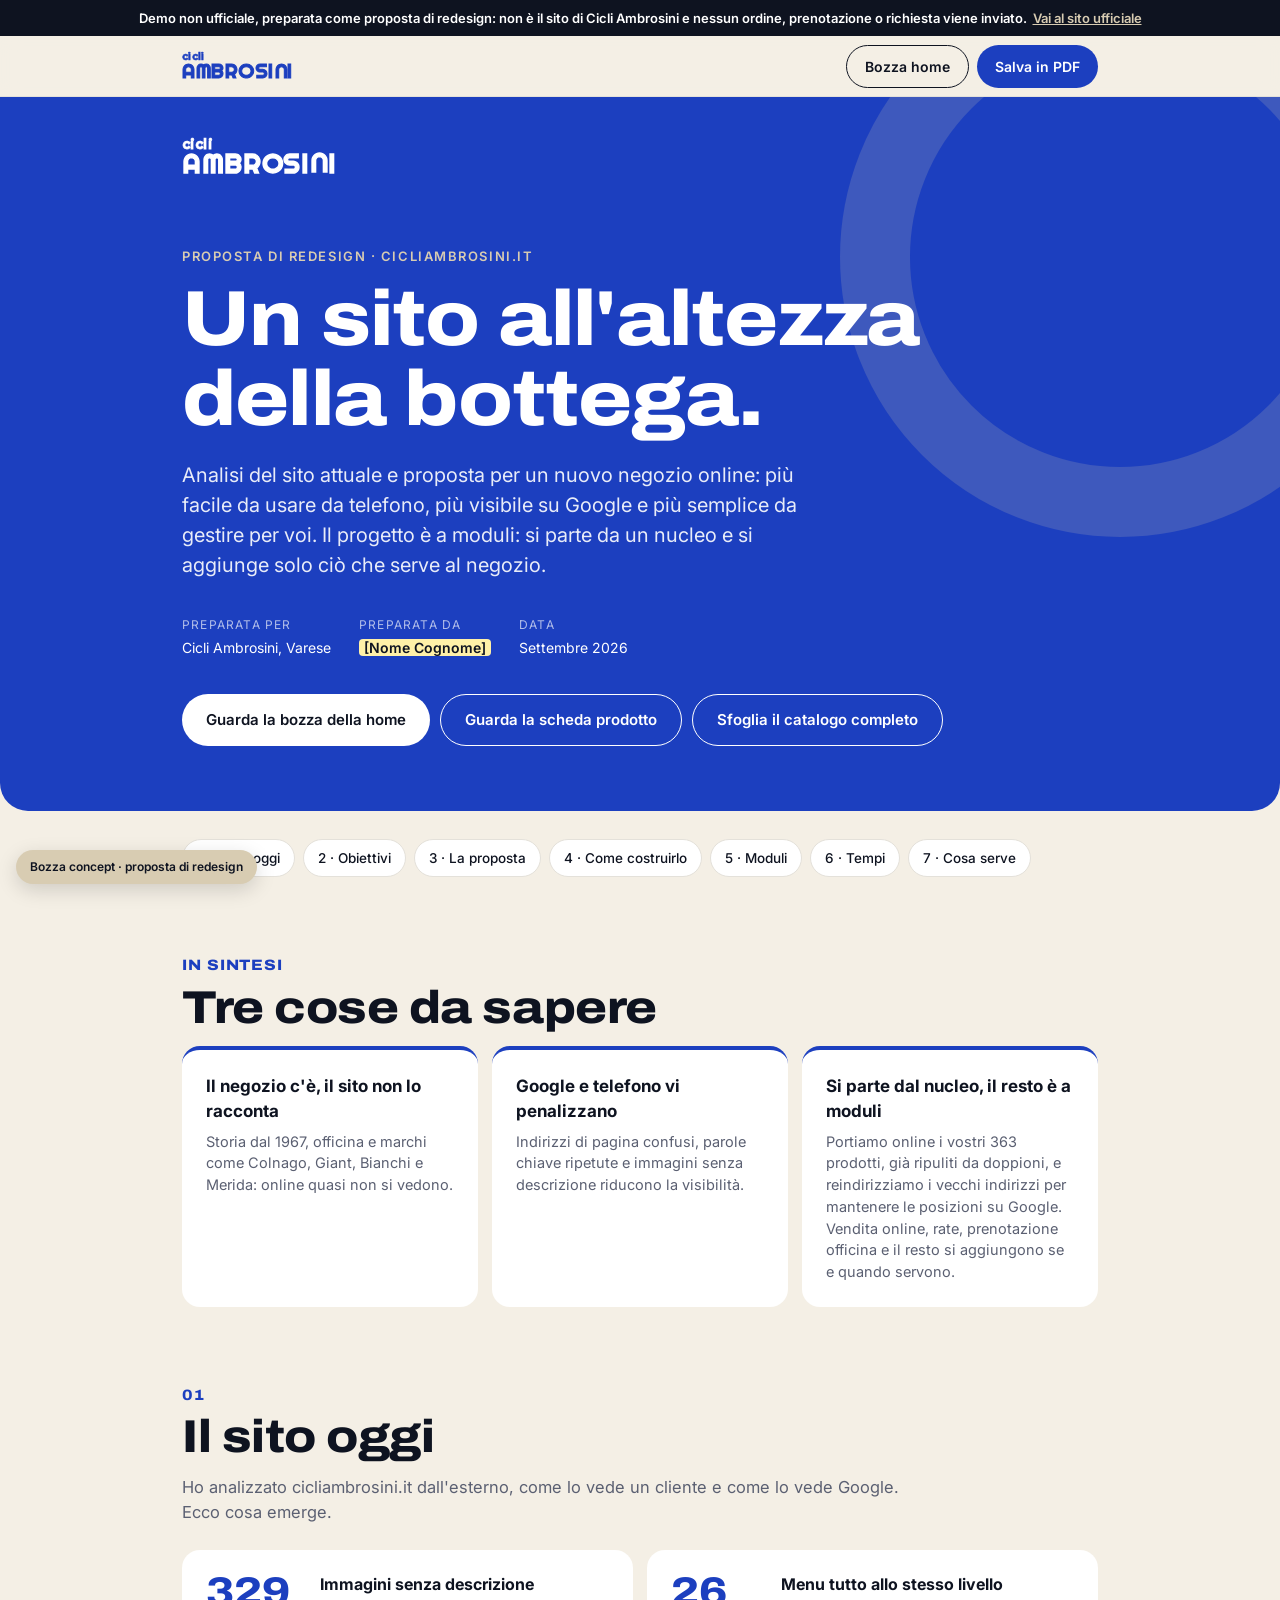
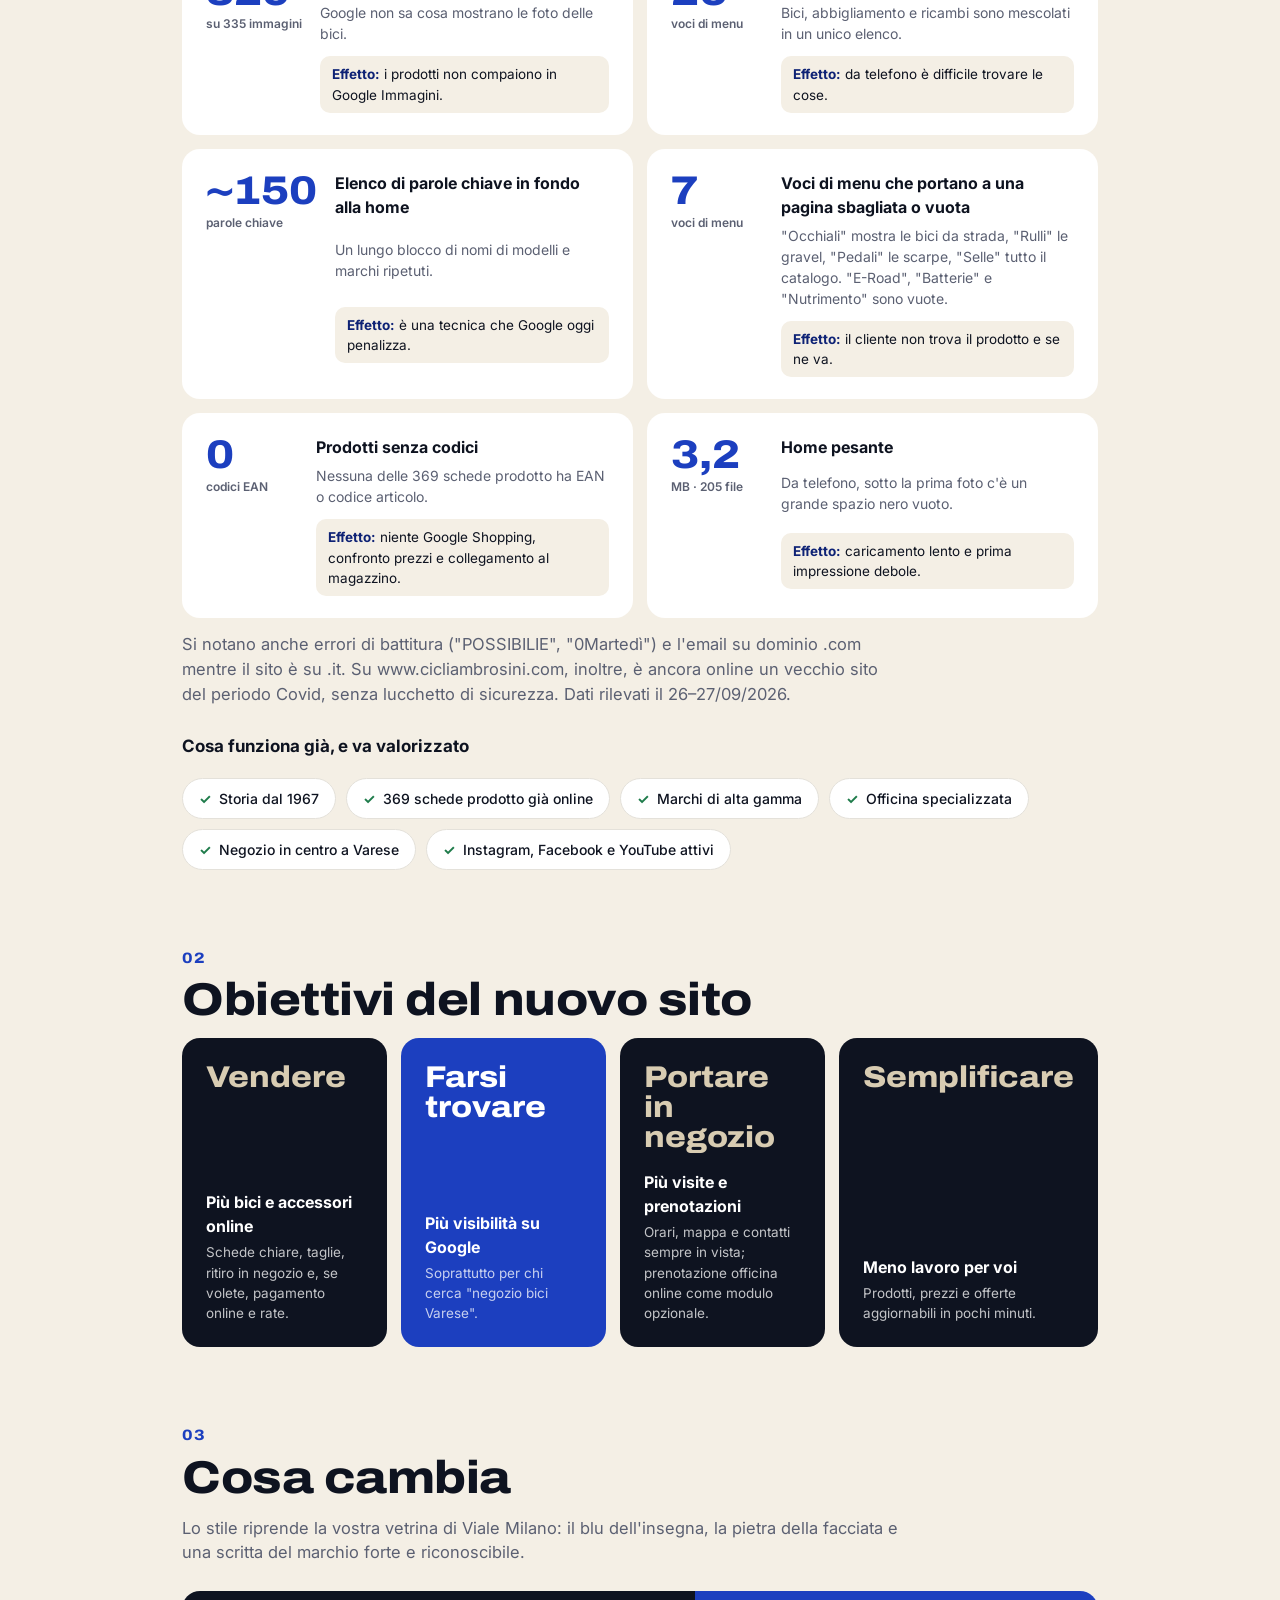
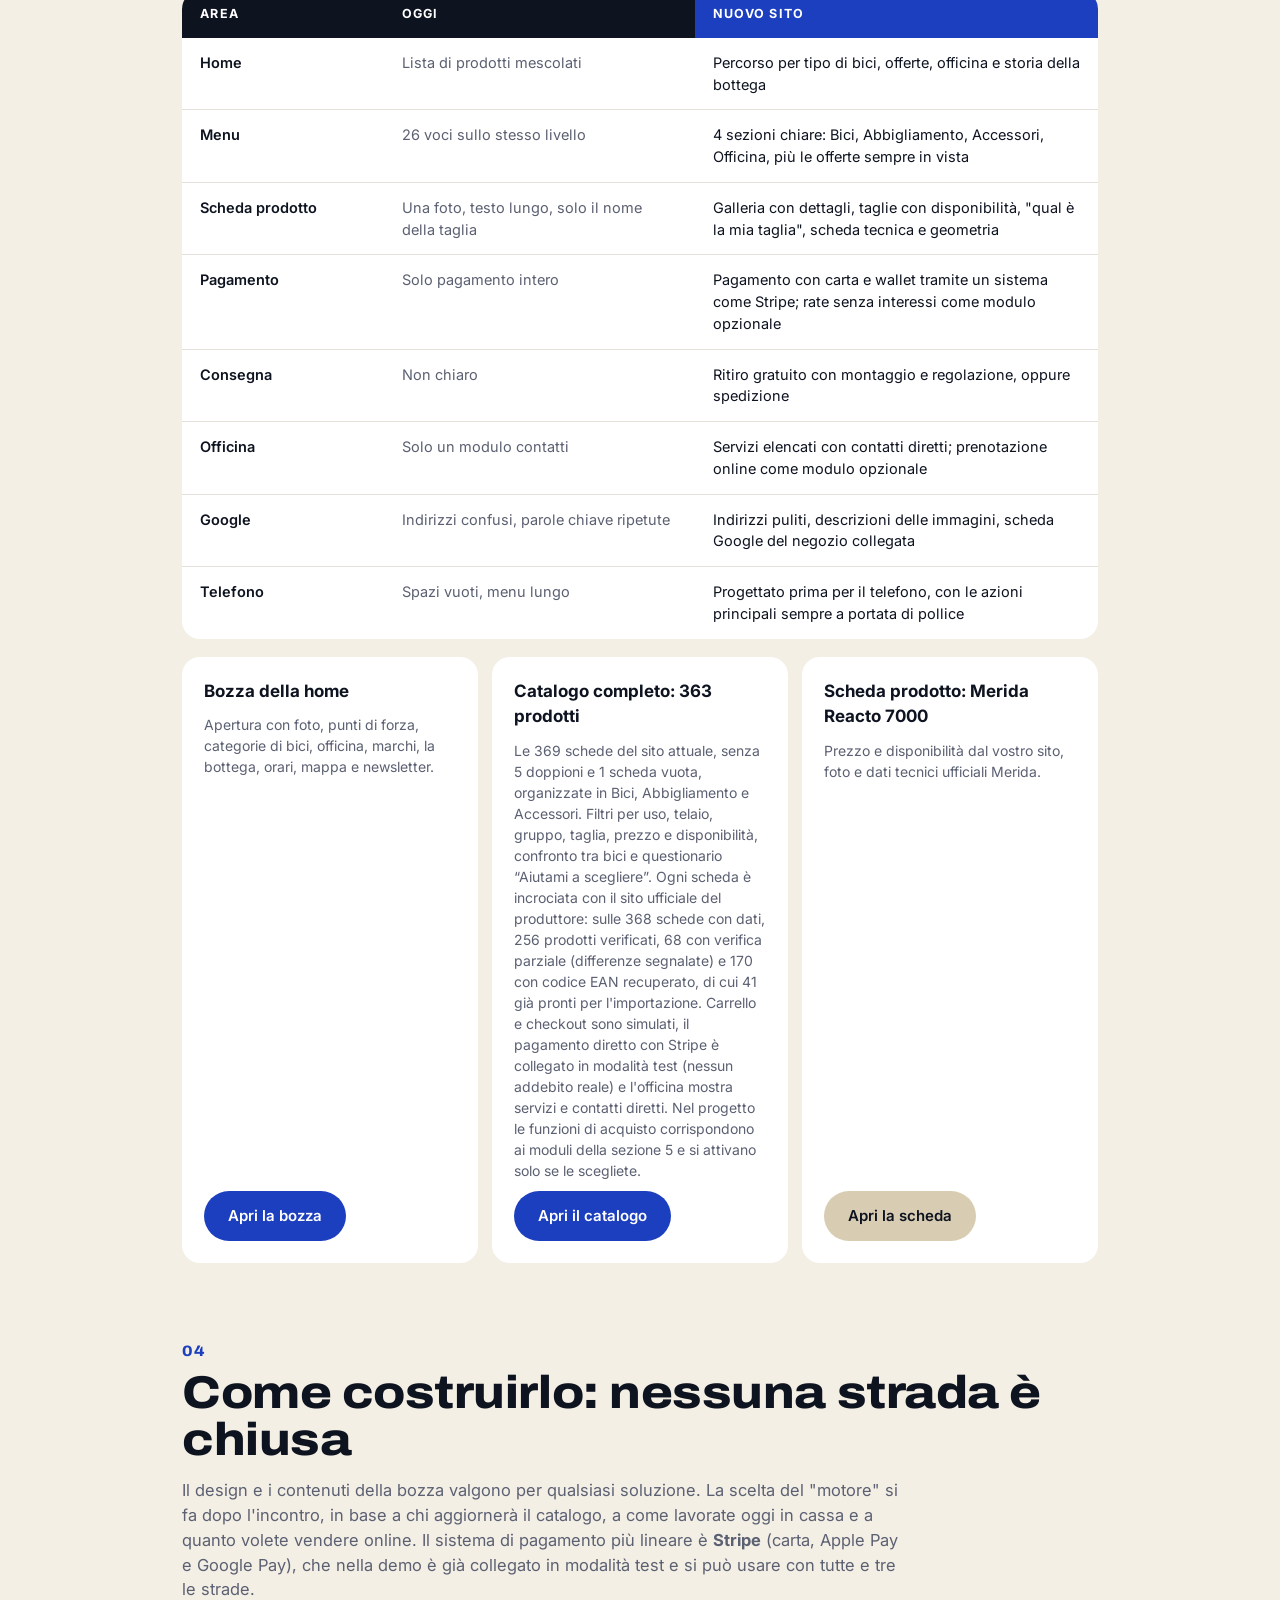
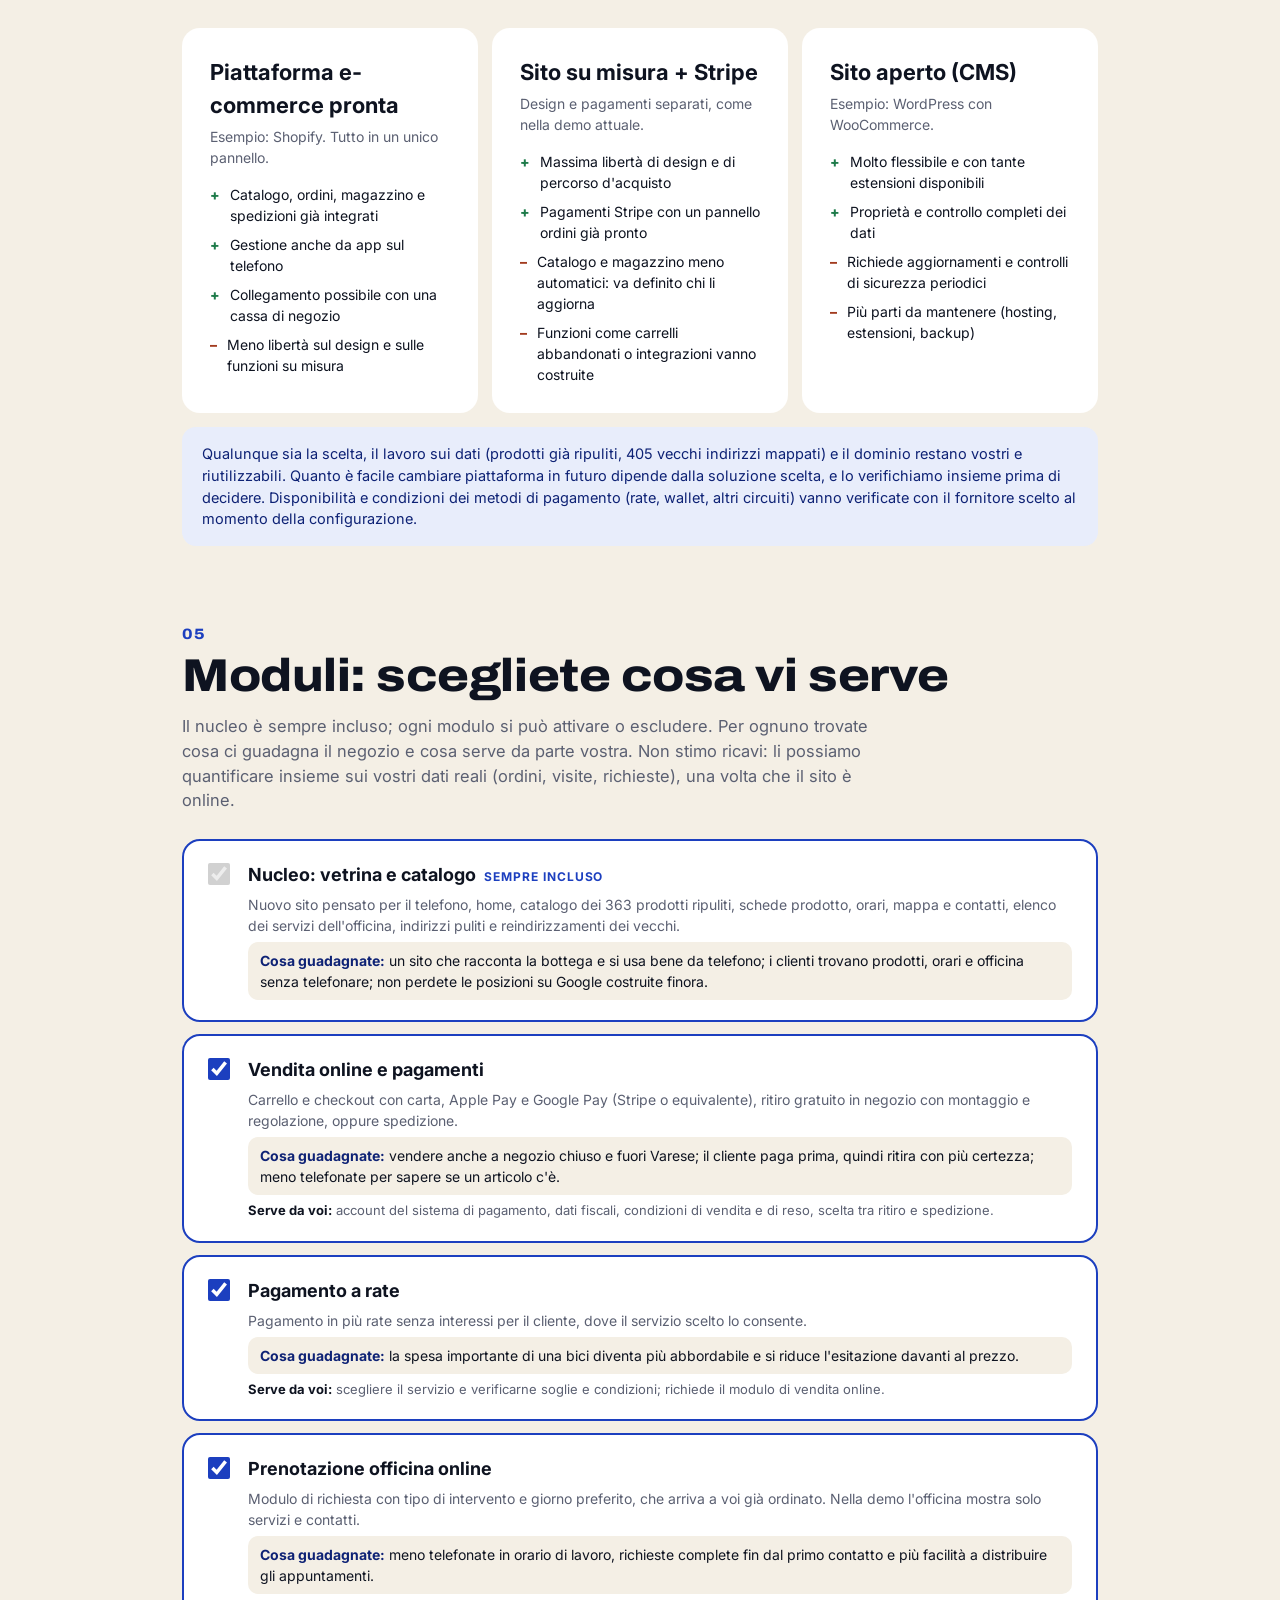
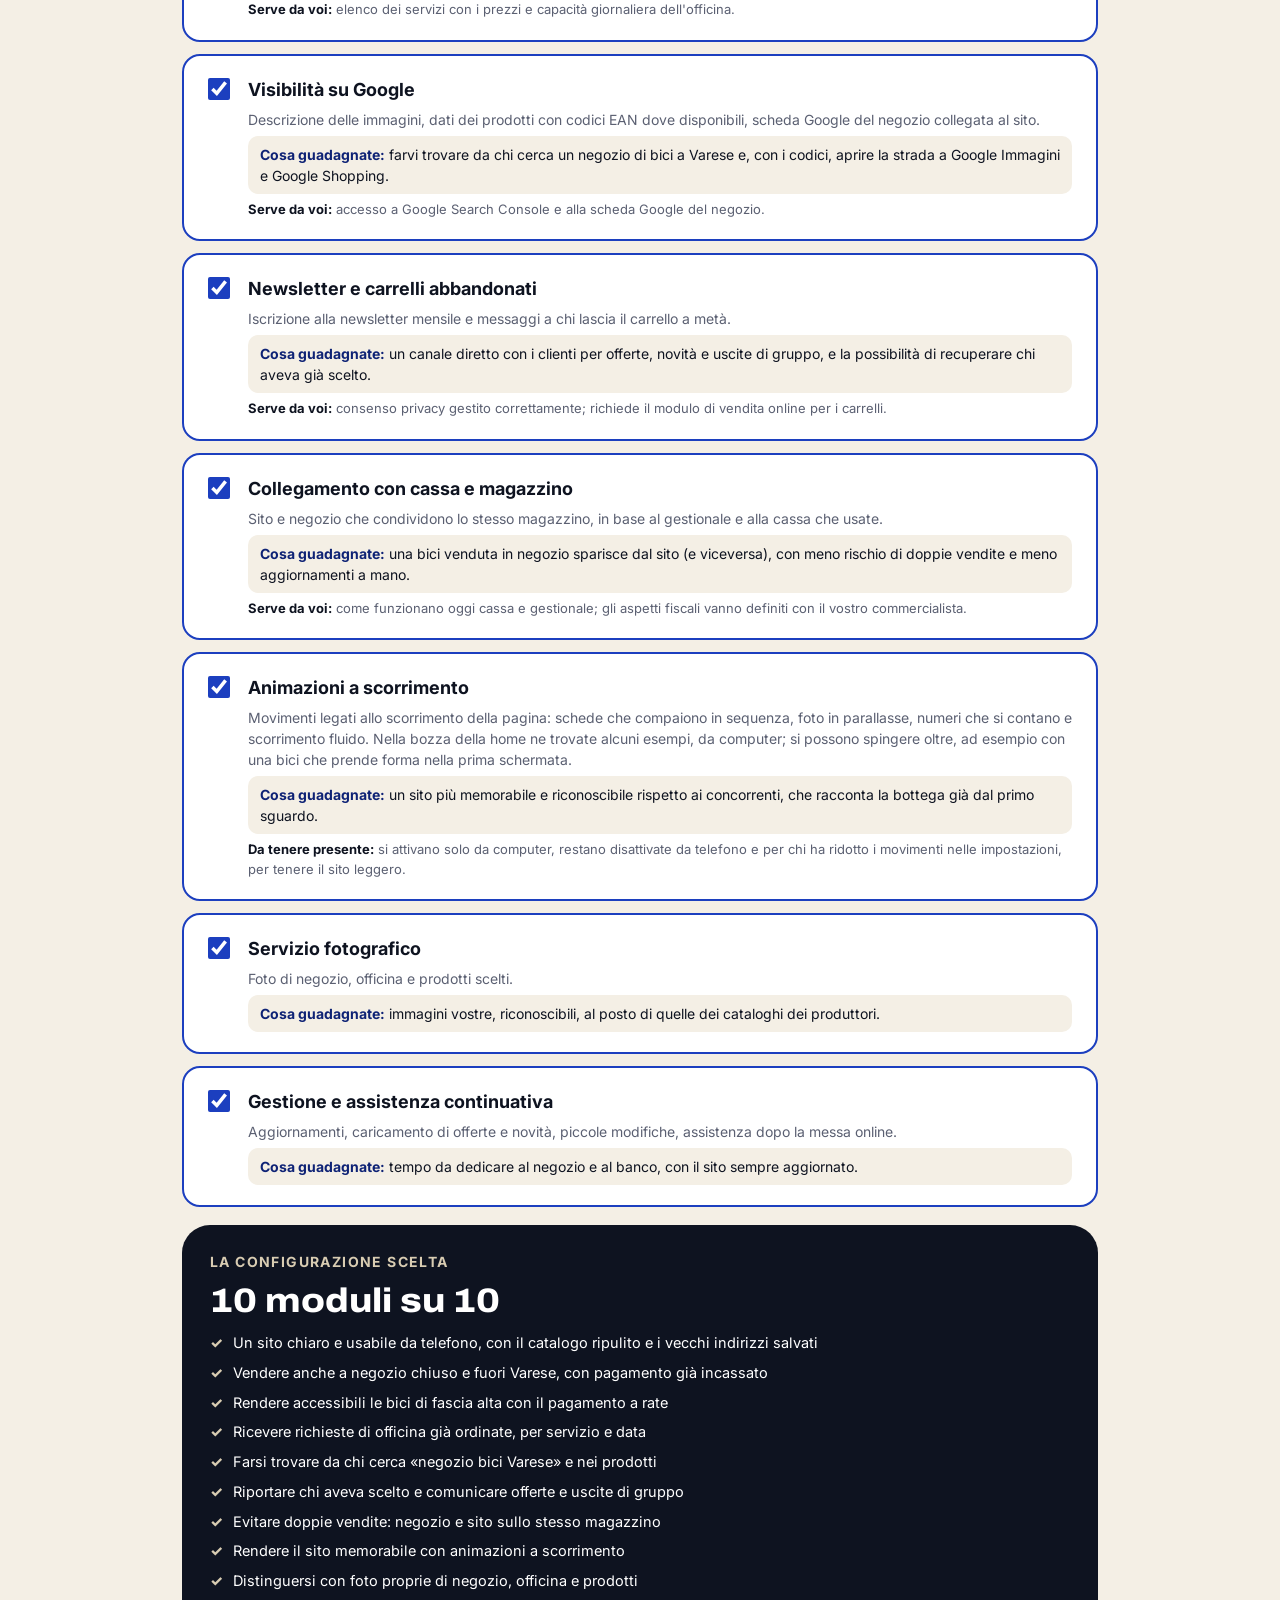
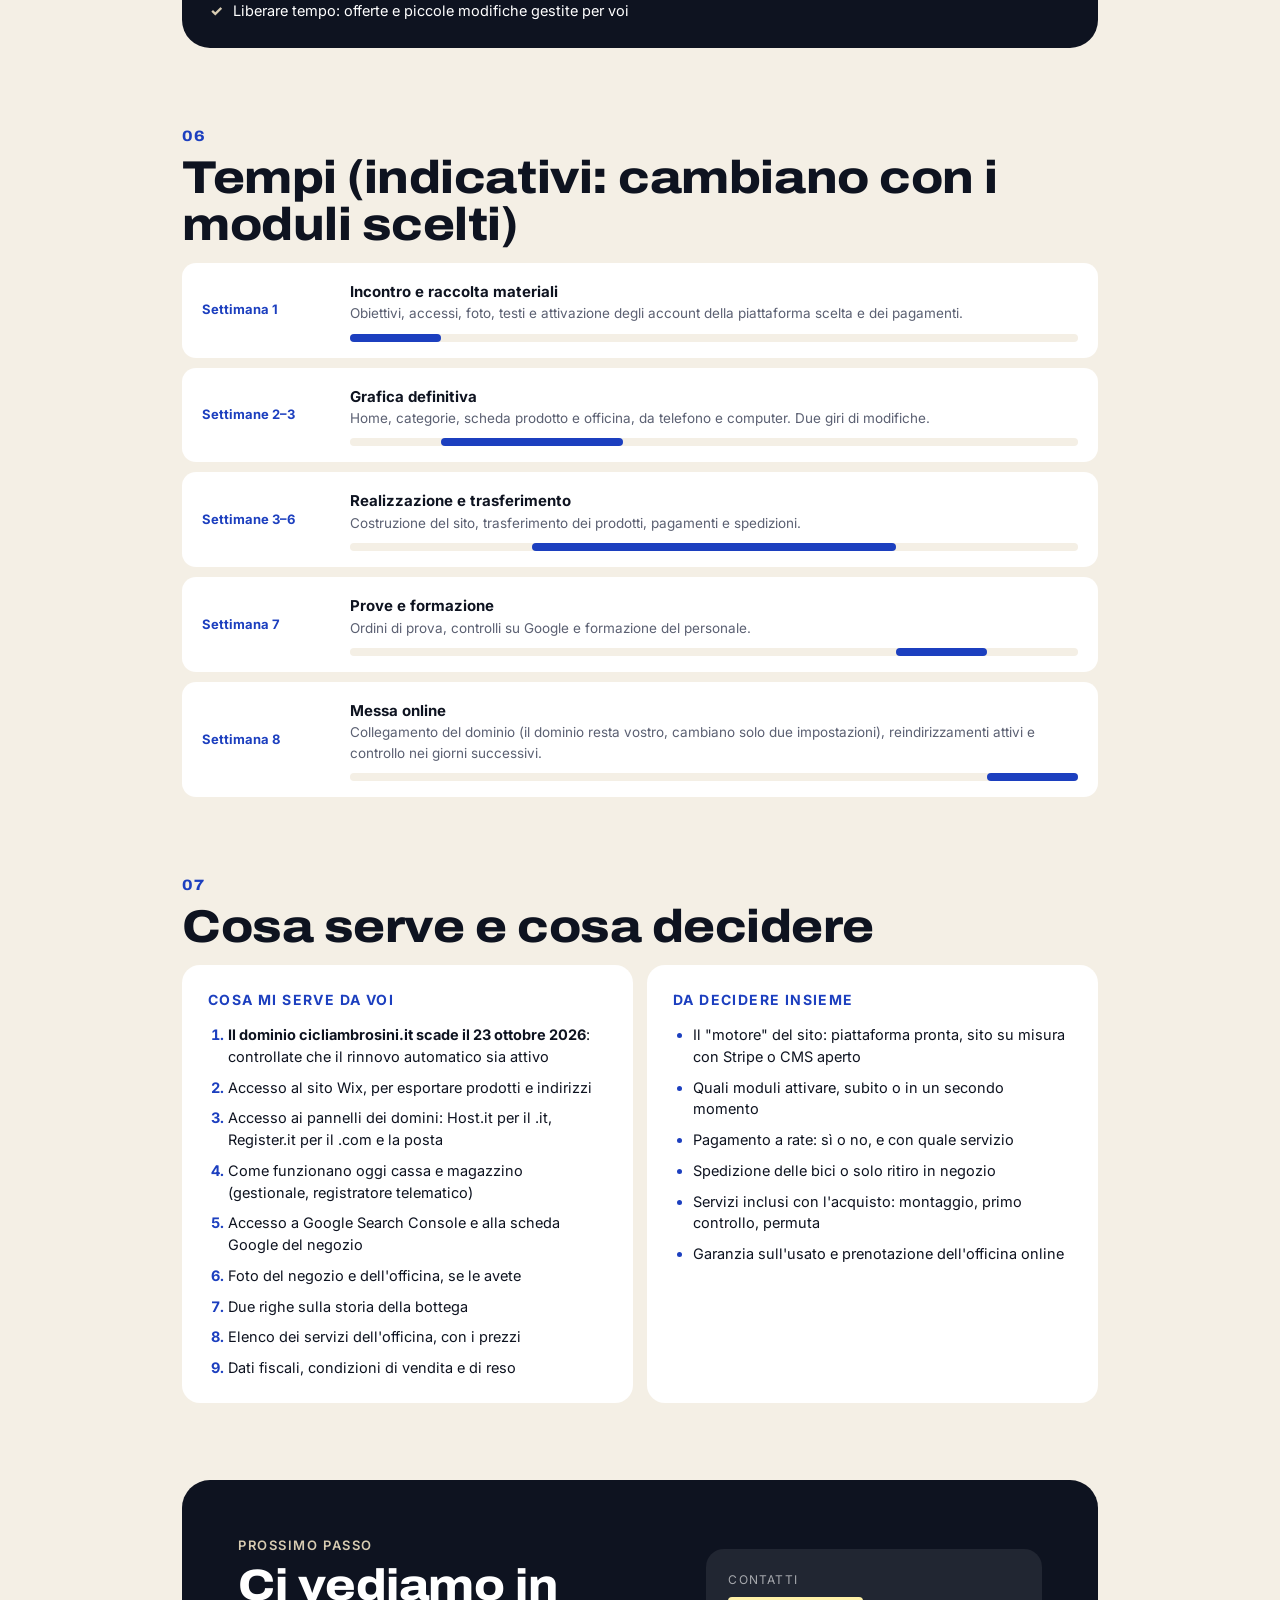
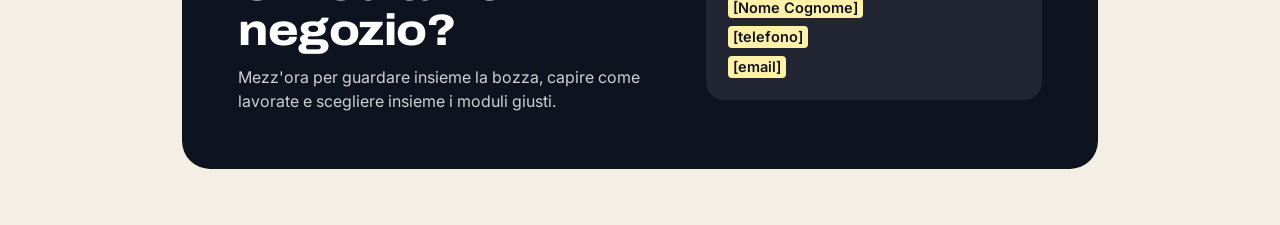
<file: proposta.html>
<!DOCTYPE html>
<html lang="it">
<head>
<meta charset="UTF-8">
<!-- demo-guard -->
<meta name="robots" content="noindex, nofollow, noarchive, noimageindex">
<meta name="googlebot" content="noindex, nofollow, noarchive, noimageindex">
<meta name="viewport" content="width=device-width, initial-scale=1">
<title>Demo non ufficiale · Proposta redesign cicliambrosini.it</title>
<meta name="description" content="Analisi del sito attuale e proposta per il nuovo sito e-commerce di Cicli Ambrosini.">
<link rel="preconnect" href="https://fonts.googleapis.com">
<link rel="preconnect" href="https://fonts.gstatic.com" crossorigin>
<link href="https://fonts.googleapis.com/css2?family=Archivo:wdth,wght@100..125,500..900&family=Inter:wght@400;500;600;700&family=Righteous&display=swap" rel="stylesheet">
<link rel="stylesheet" href="style.css?v=n12">
<style>
  body{background:var(--stone-light)}
  .doc{max-width:980px;margin:0 auto;padding:0 var(--gutter)}
  .fill{background:#FFF1A8;border-radius:4px;padding:0 5px;font-weight:600;color:var(--ink)}

  /* Copertina */
  .cover{background:var(--blue);color:#fff;border-radius:0 0 var(--radius-lg) var(--radius-lg);overflow:hidden;position:relative}
  .cover::after{content:"";position:absolute;right:-120px;top:-120px;width:420px;height:420px;border-radius:50%;border:70px solid rgba(216,204,178,.18)}
  .cover .doc{position:relative;z-index:1;padding-top:40px;padding-bottom:64px}
  .cover .logo{color:#fff}
  .cover .eyebrow{color:var(--stone);margin-top:72px}
  .cover h1{font-size:clamp(40px,6.4vw,78px);margin:14px 0 20px}
  .cover p.lead{font-size:clamp(17px,1.6vw,20px);max-width:620px;opacity:.9}
  .meta{display:flex;gap:28px;flex-wrap:wrap;margin-top:36px;font-size:14px}
  .meta div > span:first-child{display:block;opacity:.65;font-size:12px;text-transform:uppercase;letter-spacing:.1em;margin-bottom:3px}
  .cover .fill{color:var(--ink)}
  .cover-ctas{display:flex;gap:10px;flex-wrap:wrap;margin-top:36px}

  /* Indice */
  .toc{display:flex;gap:8px;flex-wrap:wrap;margin:28px 0 0}
  .toc a{font-size:13.5px;font-weight:500;padding:8px 14px;border-radius:999px;background:#fff;border:1px solid var(--line)}
  .toc a:hover{border-color:var(--blue);color:var(--blue)}

  .sec{padding:clamp(48px,6vw,80px) 0 0}
  .num{font-family:Archivo;font-stretch:112%;font-weight:800;color:var(--blue);font-size:15px;letter-spacing:.06em}
  .sec h2{font-size:clamp(30px,3.8vw,46px);margin:8px 0 14px}
  .sec > p,.intro{color:var(--muted);font-size:16.5px;max-width:720px;margin-bottom:26px}
  .panel{background:#fff;border-radius:var(--radius);padding:clamp(20px,3vw,32px)}

  /* Sintesi */
  .summary{display:grid;grid-template-columns:repeat(3,1fr);gap:14px}
  .summary div{background:#fff;border-radius:var(--radius);padding:24px;border-top:4px solid var(--blue)}
  .summary b{display:block;font-size:17px;margin-bottom:6px}
  .summary p{font-size:14.5px;color:var(--muted)}
  @media(max-width:760px){.summary{grid-template-columns:1fr}}

  /* Dati */
  .facts{display:grid;grid-template-columns:repeat(2,1fr);gap:14px}
  .fact{background:#fff;border-radius:var(--radius);padding:22px 24px;display:grid;grid-template-columns:auto 1fr;gap:6px 18px;align-items:start}
  .fact .big{grid-row:span 3;font-family:Archivo;font-stretch:112%;font-weight:800;font-size:40px;line-height:1;color:var(--blue);min-width:92px}
  .fact .big small{display:block;font-family:Inter;font-size:12px;font-weight:600;color:var(--muted);margin-top:6px;letter-spacing:0}
  .fact h3{font-size:16px}
  .fact p{font-size:14px;color:var(--muted)}
  .fact .why{font-size:13.5px;color:var(--ink);background:var(--stone-light);border-radius:10px;padding:8px 12px;margin-top:6px}
  .fact .why b{color:var(--blue-deep)}
  @media(max-width:760px){.facts{grid-template-columns:1fr}}
  .strengths{display:flex;gap:10px;flex-wrap:wrap;margin-top:18px}
  .strengths span{background:#fff;border-radius:999px;padding:9px 16px;font-size:14px;font-weight:500;border:1px solid var(--line)}
  .strengths span::before{content:"✓";color:#1E7B4A;font-weight:700;margin-right:8px}
  .src{font-size:12.5px;color:var(--muted);margin-top:14px}

  /* Obiettivi */
  .goals{display:grid;grid-template-columns:repeat(4,1fr);gap:14px}
  .goal{background:var(--ink);color:#fff;border-radius:var(--radius);padding:24px;min-height:180px;display:flex;flex-direction:column}
  .goal:nth-child(2){background:var(--blue)}
  .goal b{font-family:Archivo;font-stretch:112%;font-weight:800;font-size:30px;color:var(--stone);line-height:1}
  .goal:nth-child(2) b{color:#fff}
  .goal h3{font-size:16px;margin-top:auto;padding-top:18px}
  .goal p{font-size:13.5px;opacity:.75;margin-top:4px}
  @media(max-width:860px){.goals{grid-template-columns:1fr 1fr}}
  @media(max-width:480px){.goals{grid-template-columns:1fr}}

  /* Prima / dopo */
  .compare{width:100%;border-collapse:separate;border-spacing:0;background:#fff;border-radius:var(--radius);overflow:hidden;font-size:14.5px}
  .compare th{text-align:left;padding:14px 18px;font-size:12.5px;letter-spacing:.1em;text-transform:uppercase;background:var(--ink);color:#fff}
  .compare th:last-child{background:var(--blue)}
  .compare td{padding:14px 18px;border-bottom:1px solid var(--line);vertical-align:top}
  .compare td:first-child{font-weight:600;width:22%}
  .compare td:nth-child(2){color:var(--muted);width:34%}
  .compare tr:last-child td{border:0}
  @media(max-width:700px){.compare,.compare tbody,.compare tr,.compare td{display:block;width:100%!important}.compare thead{display:none}.compare tr{border-bottom:1px solid var(--line);padding:10px 0}.compare td{border:0;padding:4px 18px}.compare td:nth-child(2)::before{content:"Oggi: ";font-weight:600}.compare td:nth-child(3)::before{content:"Nuovo: ";font-weight:600;color:var(--blue)}}

  .shots{display:grid;grid-template-columns:repeat(3,1fr);gap:14px;margin-top:18px}
  .shot{background:#fff;border-radius:var(--radius);padding:22px;display:flex;flex-direction:column;gap:10px}
  .shot b{font-size:17px}
  .shot p{font-size:14px;color:var(--muted);flex:1}
  .shot .btn{align-self:flex-start}
  @media(max-width:700px){.shots{grid-template-columns:1fr}}

  /* Piattaforme */
  .platforms{display:grid;grid-template-columns:1fr 1fr;gap:14px}
  .plat{background:#fff;border-radius:var(--radius);padding:26px;position:relative;border:2px solid transparent}
  .plat.rec{border-color:var(--blue)}
  .plat .flag{position:absolute;top:-12px;left:22px;background:var(--blue);color:#fff;font-size:12px;font-weight:700;padding:4px 12px;border-radius:999px}
  .plat h3{font-size:22px;margin-bottom:4px}
  .plat .for{font-size:14px;color:var(--muted);margin-bottom:16px}
  .plat ul{list-style:none;display:grid;gap:8px;font-size:14px}
  .plat li{display:flex;gap:10px}
  .plat li.p::before{content:"+";color:#1E7B4A;font-weight:800}
  .plat li.m::before{content:"–";color:#A23B1F;font-weight:800}
  @media(max-width:760px){.platforms{grid-template-columns:1fr}}
  .note{margin-top:14px;padding:16px 20px;border-radius:14px;background:var(--blue-soft);font-size:14.5px;color:var(--blue-deep)}

  /* Pagine di riferimento: pacchetti (non più usati) */
  .packs{display:grid;grid-template-columns:repeat(3,1fr);gap:14px;align-items:stretch}
  .pack{background:#fff;border-radius:var(--radius);padding:26px;display:flex;flex-direction:column;position:relative;border:2px solid transparent}
  .pack.rec{border-color:var(--blue);box-shadow:0 20px 40px -24px rgba(14,34,117,.45)}
  .pack .flag{position:absolute;top:-12px;left:22px;background:var(--blue);color:#fff;font-size:12px;font-weight:700;padding:4px 12px;border-radius:999px}
  .pack h3{font-family:Archivo;font-stretch:108%;font-weight:800;font-size:22px;white-space:nowrap}
  .pack .for{font-size:13.5px;color:var(--muted);margin:4px 0 18px;min-height:3em}
  .pack .price{display:block;margin-top:0;font-size:28px;font-weight:700;margin-bottom:4px}
  .pack .price small{font-size:13px;font-weight:500;color:var(--muted)}
  .pack .time{font-size:13px;color:var(--muted);margin-bottom:18px;padding-bottom:18px;border-bottom:1px solid var(--line)}
  .pack ul{list-style:none;display:grid;gap:9px;font-size:14px}
  .pack li{display:flex;gap:10px}
  .pack li::before{content:"✓";color:var(--blue);font-weight:800}
  .pack li.plus{font-weight:600}
  @media(max-width:860px){.packs{grid-template-columns:1fr}}
  .extras{display:grid;grid-template-columns:repeat(3,1fr);gap:10px;margin-top:14px}
  .extras div{background:#fff;border-radius:14px;padding:16px 18px;font-size:14px}
  .extras b{display:block;margin-bottom:2px}
  .extras span{color:var(--muted)}
  @media(max-width:760px){.extras{grid-template-columns:1fr}}

  /* Tempi */
  .timeline{display:grid;gap:10px}
  .ph{display:grid;grid-template-columns:130px 1fr;gap:18px;align-items:center;background:#fff;border-radius:14px;padding:16px 20px}
  .ph .wk{font-size:13px;font-weight:700;color:var(--blue)}
  .ph .bar{height:8px;border-radius:999px;background:var(--stone-light);position:relative;margin-top:10px}
  .ph .bar i{position:absolute;top:0;bottom:0;border-radius:999px;background:var(--blue)}
  .ph b{font-size:15px}
  .ph p{font-size:13.5px;color:var(--muted)}
  @media(max-width:600px){.ph{grid-template-columns:1fr;gap:4px}}

  /* Liste */
  .twocol{display:grid;grid-template-columns:1fr 1fr;gap:14px}
  .list{background:#fff;border-radius:var(--radius);padding:24px 26px}
  .list h3{font-size:14px;letter-spacing:.1em;text-transform:uppercase;color:var(--blue);margin-bottom:14px}
  .list ol,.list ul{padding-left:20px;display:grid;gap:9px;font-size:14.5px}
  .list li::marker{color:var(--blue);font-weight:700}
  @media(max-width:760px){.twocol{grid-template-columns:1fr}}

  .next{margin:clamp(48px,6vw,80px) 0 56px;background:var(--ink);color:#fff;border-radius:var(--radius-lg);padding:clamp(28px,5vw,56px);display:grid;grid-template-columns:1.3fr 1fr;gap:32px;align-items:center}
  .next h2{font-size:clamp(30px,3.6vw,44px);margin:8px 0 12px}
  .next p{opacity:.8}
  .next .eyebrow{color:var(--stone)}
  .card-contact{background:rgba(255,255,255,.08);border-radius:var(--radius);padding:22px;font-size:14.5px;display:grid;gap:8px}
  .card-contact span{opacity:.6;font-size:12px;text-transform:uppercase;letter-spacing:.1em}
  @media(max-width:760px){.next{grid-template-columns:1fr}}

  .printbar{position:sticky;top:0;z-index:40;background:rgba(244,239,229,.92);backdrop-filter:blur(10px);border-bottom:1px solid var(--line)}
  .printbar .doc{display:flex;justify-content:space-between;align-items:center;height:60px;gap:12px}
  .printbar .logo b{font-size:20px}
  .printbar .logo small{font-size:11px}
  .printbar .btn{padding:10px 18px;font-size:14px}
  @media(max-width:560px){.printbar .hide-s{display:none}}

  @media print{
    @page{margin:14mm}
    body{background:#fff;font-size:12px}
    .printbar,.concept,.cover-ctas,.toc,.shot .btn{display:none!important}
    .cover{border-radius:0;-webkit-print-color-adjust:exact;print-color-adjust:exact}
    .sec{break-inside:avoid-page;padding-top:28px}
    .fact,.pack,.plat,.goal,.ph,.list{break-inside:avoid}
    .goal,.next,.compare th,.pack .flag,.plat .flag,.fill,.ph .bar i{-webkit-print-color-adjust:exact;print-color-adjust:exact}
    .panel,.fact,.pack,.plat,.list,.ph,.summary div,.shot,.extras div,.mod{border:1px solid var(--line)}
    .mod:not(.on){display:none}.mod input{display:none}.mod,.sumbox{break-inside:avoid}.sumbox{-webkit-print-color-adjust:exact;print-color-adjust:exact}
  }

  /* Moduli selezionabili */
  .mods{display:grid;gap:12px}
  .mod{display:grid;grid-template-columns:auto 1fr;gap:6px 18px;background:#fff;border:2px solid transparent;border-radius:var(--radius);padding:20px 24px;cursor:pointer;transition:border-color .2s,opacity .2s}
  .mod:not(.on){opacity:.62}
  .mod.on{border-color:var(--blue)}
  .mod.core{cursor:default}
  .mod input{width:22px;height:22px;accent-color:var(--blue);margin-top:2px}
  .mod h3{font-size:18px}
  .mod h3 small{font-size:12px;font-weight:700;color:var(--blue);letter-spacing:.08em;text-transform:uppercase;margin-left:8px}
  .mod p{font-size:14px;color:var(--muted);grid-column:2}
  .mod .gain{grid-column:2;font-size:14px;background:var(--stone-light);border-radius:10px;padding:8px 12px;color:var(--ink)}
  .mod .gain b{color:var(--blue-deep)}
  .mod .need{grid-column:2;font-size:13px;color:var(--muted)}
  .mod .need b{color:var(--ink)}
  .sumbox{margin-top:18px;background:var(--ink);color:#fff;border-radius:var(--radius-lg);padding:26px 28px}
  .sumbox h3{font-size:14px;letter-spacing:.1em;text-transform:uppercase;color:var(--stone);margin-bottom:12px}
  .sumbox ul{list-style:none;display:grid;gap:8px;font-size:14.5px}
  .sumbox li::before{content:"✓";color:var(--stone);font-weight:800;margin-right:10px}
  .sumbox .cnt{font-family:Archivo;font-stretch:112%;font-weight:800;font-size:34px;line-height:1;margin-bottom:14px}
  .opts{display:grid;grid-template-columns:repeat(3,1fr);gap:14px}
  @media(max-width:900px){.opts{grid-template-columns:1fr}}
</style>
<style>.demo-banner{position:relative;z-index:1;background:#0E1320;color:#fff;font:600 13px/1.4 Inter,system-ui,sans-serif;text-align:center;padding:9px 16px}.demo-banner a{color:#D8CCB2;text-decoration:underline;margin-left:6px}@media print{.demo-banner{display:none}}</style>
</head>
<body>
<div class="demo-banner" role="note">Demo non ufficiale, preparata come proposta di redesign: non è il sito di Cicli Ambrosini e nessun ordine, prenotazione o richiesta viene inviato.<a href="https://www.cicliambrosini.it" rel="nofollow">Vai al sito ufficiale</a></div>

<div class="printbar"><div class="doc">
  <span class="logo" role="img" aria-label="Cicli Ambrosini"><small>CICLI</small><b>AMBROSI<span class="n">U</span>I</b></span>
  <div style="display:flex;gap:8px">
    <a href="index.html" class="btn btn-ghost hide-s">Bozza home</a>
    <button class="btn btn-blue" onclick="print()">Salva in PDF</button>
  </div>
</div></div>

<header class="cover" style="position:relative;top:auto;background:var(--blue);backdrop-filter:none">
  <div class="doc">
    <div class="logo" role="img" aria-label="Cicli Ambrosini"><small>CICLI</small><b>AMBROSI<span class="n">U</span>I</b></div>
    <div class="eyebrow">Proposta di redesign · cicliambrosini.it</div>
    <h1 class="display">Un sito all'altezza della bottega.</h1>
    <p class="lead">Analisi del sito attuale e proposta per un nuovo negozio online: più facile da usare da telefono, più visibile su Google e più semplice da gestire per voi. Il progetto è a moduli: si parte da un nucleo e si aggiunge solo ciò che serve al negozio.</p>
    <div class="meta">
      <div><span>Preparata per</span>Cicli Ambrosini, Varese</div>
      <div><span>Preparata da</span><span class="fill">[Nome Cognome]</span></div>
      <div><span>Data</span>Settembre 2026</div>
    </div>
    <div class="cover-ctas">
      <a href="index.html" class="btn btn-white">Guarda la bozza della home</a>
      <a href="prodotto.html" class="btn btn-ghost">Guarda la scheda prodotto</a>
      <a href="catalogo.html" class="btn btn-ghost">Sfoglia il catalogo completo</a>
    </div>
  </div>
</header>

<main class="doc">
  <nav class="toc" aria-label="Indice">
    <a href="#oggi">1 · Il sito oggi</a><a href="#obiettivi">2 · Obiettivi</a><a href="#proposta">3 · La proposta</a><a href="#piattaforma">4 · Come costruirlo</a><a href="#moduli">5 · Moduli</a><a href="#tempi">6 · Tempi</a><a href="#servono">7 · Cosa serve</a>
  </nav>

  <section class="sec">
    <div class="num">IN SINTESI</div>
    <h2 class="display">Tre cose da sapere</h2>
    <div class="summary">
      <div><b>Il negozio c'è, il sito non lo racconta</b><p>Storia dal 1967, officina e marchi come Colnago, Giant, Bianchi e Merida: online quasi non si vedono.</p></div>
      <div><b>Google e telefono vi penalizzano</b><p>Indirizzi di pagina confusi, parole chiave ripetute e immagini senza descrizione riducono la visibilità.</p></div>
      <div><b>Si parte dal nucleo, il resto è a moduli</b><p>Portiamo online i vostri 363 prodotti, già ripuliti da doppioni, e reindirizziamo i vecchi indirizzi per mantenere le posizioni su Google. Vendita online, rate, prenotazione officina e il resto si aggiungono se e quando servono.</p></div>
    </div>
  </section>

  <!-- 1 -->
  <section class="sec" id="oggi">
    <div class="num">01</div>
    <h2 class="display">Il sito oggi</h2>
    <p>Ho analizzato cicliambrosini.it dall'esterno, come lo vede un cliente e come lo vede Google. Ecco cosa emerge.</p>
    <div class="facts">
      <div class="fact"><div class="big">329<small>su 335 immagini</small></div><h3>Immagini senza descrizione</h3><p>Google non sa cosa mostrano le foto delle bici.</p><div class="why"><b>Effetto:</b> i prodotti non compaiono in Google Immagini.</div></div>
      <div class="fact"><div class="big">26<small>voci di menu</small></div><h3>Menu tutto allo stesso livello</h3><p>Bici, abbigliamento e ricambi sono mescolati in un unico elenco.</p><div class="why"><b>Effetto:</b> da telefono è difficile trovare le cose.</div></div>
      <div class="fact"><div class="big">~150<small>parole chiave</small></div><h3>Elenco di parole chiave in fondo alla home</h3><p>Un lungo blocco di nomi di modelli e marchi ripetuti.</p><div class="why"><b>Effetto:</b> è una tecnica che Google oggi penalizza.</div></div>
      <div class="fact"><div class="big">7<small>voci di menu</small></div><h3>Voci di menu che portano a una pagina sbagliata o vuota</h3><p>"Occhiali" mostra le bici da strada, "Rulli" le gravel, "Pedali" le scarpe, "Selle" tutto il catalogo. "E-Road", "Batterie" e "Nutrimento" sono vuote.</p><div class="why"><b>Effetto:</b> il cliente non trova il prodotto e se ne va.</div></div>
      <div class="fact"><div class="big">0<small>codici EAN</small></div><h3>Prodotti senza codici</h3><p>Nessuna delle 369 schede prodotto ha EAN o codice articolo.</p><div class="why"><b>Effetto:</b> niente Google Shopping, confronto prezzi e collegamento al magazzino.</div></div>
      <div class="fact"><div class="big">3,2<small>MB · 205 file</small></div><h3>Home pesante</h3><p>Da telefono, sotto la prima foto c'è un grande spazio nero vuoto.</p><div class="why"><b>Effetto:</b> caricamento lento e prima impressione debole.</div></div>
    </div>
    <p class="src" style="margin-bottom:0">Si notano anche errori di battitura ("POSSIBILIE", "0Martedì") e l'email su dominio .com mentre il sito è su .it. Su www.cicliambrosini.com, inoltre, è ancora online un vecchio sito del periodo Covid, senza lucchetto di sicurezza. Dati rilevati il 26–27/09/2026.</p>
    <h3 style="margin-top:28px;font-size:17px">Cosa funziona già, e va valorizzato</h3>
    <div class="strengths"><span>Storia dal 1967</span><span>369 schede prodotto già online</span><span>Marchi di alta gamma</span><span>Officina specializzata</span><span>Negozio in centro a Varese</span><span>Instagram, Facebook e YouTube attivi</span></div>
  </section>

  <!-- 2 -->
  <section class="sec" id="obiettivi">
    <div class="num">02</div>
    <h2 class="display">Obiettivi del nuovo sito</h2>
    <div class="goals">
      <div class="goal"><b>Vendere</b><h3>Più bici e accessori online</h3><p>Schede chiare, taglie, ritiro in negozio e, se volete, pagamento online e rate.</p></div>
      <div class="goal"><b>Farsi trovare</b><h3>Più visibilità su Google</h3><p>Soprattutto per chi cerca "negozio bici Varese".</p></div>
      <div class="goal"><b>Portare in negozio</b><h3>Più visite e prenotazioni</h3><p>Orari, mappa e contatti sempre in vista; prenotazione officina online come modulo opzionale.</p></div>
      <div class="goal"><b>Semplificare</b><h3>Meno lavoro per voi</h3><p>Prodotti, prezzi e offerte aggiornabili in pochi minuti.</p></div>
    </div>
  </section>

  <!-- 3 -->
  <section class="sec" id="proposta">
    <div class="num">03</div>
    <h2 class="display">Cosa cambia</h2>
    <p>Lo stile riprende la vostra vetrina di Viale Milano: il blu dell'insegna, la pietra della facciata e una scritta del marchio forte e riconoscibile.</p>
    <table class="compare">
      <thead><tr><th>Area</th><th>Oggi</th><th>Nuovo sito</th></tr></thead>
      <tbody>
        <tr><td>Home</td><td>Lista di prodotti mescolati</td><td>Percorso per tipo di bici, offerte, officina e storia della bottega</td></tr>
        <tr><td>Menu</td><td>26 voci sullo stesso livello</td><td>4 sezioni chiare: Bici, Abbigliamento, Accessori, Officina, più le offerte sempre in vista</td></tr>
        <tr><td>Scheda prodotto</td><td>Una foto, testo lungo, solo il nome della taglia</td><td>Galleria con dettagli, taglie con disponibilità, "qual è la mia taglia", scheda tecnica e geometria</td></tr>
        <tr><td>Pagamento</td><td>Solo pagamento intero</td><td>Pagamento con carta e wallet tramite un sistema come Stripe; rate senza interessi come modulo opzionale</td></tr>
        <tr><td>Consegna</td><td>Non chiaro</td><td>Ritiro gratuito con montaggio e regolazione, oppure spedizione</td></tr>
        <tr><td>Officina</td><td>Solo un modulo contatti</td><td>Servizi elencati con contatti diretti; prenotazione online come modulo opzionale</td></tr>
        <tr><td>Google</td><td>Indirizzi confusi, parole chiave ripetute</td><td>Indirizzi puliti, descrizioni delle immagini, scheda Google del negozio collegata</td></tr>
        <tr><td>Telefono</td><td>Spazi vuoti, menu lungo</td><td>Progettato prima per il telefono, con le azioni principali sempre a portata di pollice</td></tr>
      </tbody>
    </table>
    <div class="shots">
      <div class="shot"><b>Bozza della home</b><p>Apertura con foto, punti di forza, categorie di bici, officina, marchi, la bottega, orari, mappa e newsletter.</p><a href="index.html" class="btn btn-blue">Apri la bozza</a></div>
      <div class="shot"><b>Catalogo completo: 363 prodotti</b><p>Le 369 schede del sito attuale, senza 5 doppioni e 1 scheda vuota, organizzate in Bici, Abbigliamento e Accessori. Filtri per uso, telaio, gruppo, taglia, prezzo e disponibilità, confronto tra bici e questionario “Aiutami a scegliere”. Ogni scheda è incrociata con il sito ufficiale del produttore: sulle 368 schede con dati, 256 prodotti verificati, 68 con verifica parziale (differenze segnalate) e 170 con codice EAN recuperato, di cui 41 già pronti per l'importazione. Carrello e checkout sono simulati, il pagamento diretto con Stripe è collegato in modalità test (nessun addebito reale) e l'officina mostra servizi e contatti diretti. Nel progetto le funzioni di acquisto corrispondono ai moduli della sezione 5 e si attivano solo se le scegliete.</p><a href="catalogo.html" class="btn btn-blue">Apri il catalogo</a></div>
      <div class="shot"><b>Scheda prodotto: Merida Reacto 7000</b><p>Prezzo e disponibilità dal vostro sito, foto e dati tecnici ufficiali Merida.</p><a href="prodotto.html" class="btn btn-stone">Apri la scheda</a></div>
    </div>
  </section>

  <!-- 4 -->
  <section class="sec" id="piattaforma">
    <div class="num">04</div>
    <h2 class="display">Come costruirlo: nessuna strada è chiusa</h2>
    <p>Il design e i contenuti della bozza valgono per qualsiasi soluzione. La scelta del "motore" si fa dopo l'incontro, in base a chi aggiornerà il catalogo, a come lavorate oggi in cassa e a quanto volete vendere online. Il sistema di pagamento più lineare è <strong>Stripe</strong> (carta, Apple Pay e Google Pay), che nella demo è già collegato in modalità test e si può usare con tutte e tre le strade.</p>
    <div class="opts">
      <div class="plat">
        <h3>Piattaforma e-commerce pronta</h3>
        <div class="for">Esempio: Shopify. Tutto in un unico pannello.</div>
        <ul>
          <li class="p">Catalogo, ordini, magazzino e spedizioni già integrati</li>
          <li class="p">Gestione anche da app sul telefono</li>
          <li class="p">Collegamento possibile con una cassa di negozio</li>
          <li class="m">Meno libertà sul design e sulle funzioni su misura</li>
        </ul>
      </div>
      <div class="plat">
        <h3>Sito su misura + Stripe</h3>
        <div class="for">Design e pagamenti separati, come nella demo attuale.</div>
        <ul>
          <li class="p">Massima libertà di design e di percorso d'acquisto</li>
          <li class="p">Pagamenti Stripe con un pannello ordini già pronto</li>
          <li class="m">Catalogo e magazzino meno automatici: va definito chi li aggiorna</li>
          <li class="m">Funzioni come carrelli abbandonati o integrazioni vanno costruite</li>
        </ul>
      </div>
      <div class="plat">
        <h3>Sito aperto (CMS)</h3>
        <div class="for">Esempio: WordPress con WooCommerce.</div>
        <ul>
          <li class="p">Molto flessibile e con tante estensioni disponibili</li>
          <li class="p">Proprietà e controllo completi dei dati</li>
          <li class="m">Richiede aggiornamenti e controlli di sicurezza periodici</li>
          <li class="m">Più parti da mantenere (hosting, estensioni, backup)</li>
        </ul>
      </div>
    </div>
    <div class="note">Qualunque sia la scelta, il lavoro sui dati (prodotti già ripuliti, 405 vecchi indirizzi mappati) e il dominio restano vostri e riutilizzabili. Quanto è facile cambiare piattaforma in futuro dipende dalla soluzione scelta, e lo verifichiamo insieme prima di decidere. Disponibilità e condizioni dei metodi di pagamento (rate, wallet, altri circuiti) vanno verificate con il fornitore scelto al momento della configurazione.</div>
  </section>

  <!-- 5 -->
  <section class="sec" id="moduli">
    <div class="num">05</div>
    <h2 class="display">Moduli: scegliete cosa vi serve</h2>
    <p>Il nucleo è sempre incluso; ogni modulo si può attivare o escludere. Per ognuno trovate cosa ci guadagna il negozio e cosa serve da parte vostra. Non stimo ricavi: li possiamo quantificare insieme sui vostri dati reali (ordini, visite, richieste), una volta che il sito è online.</p>
    <div class="mods" id="mods">
      <label class="mod core on"><input type="checkbox" checked disabled><div><h3>Nucleo: vetrina e catalogo<small>Sempre incluso</small></h3></div>
        <p>Nuovo sito pensato per il telefono, home, catalogo dei 363 prodotti ripuliti, schede prodotto, orari, mappa e contatti, elenco dei servizi dell'officina, indirizzi puliti e reindirizzamenti dei vecchi.</p>
        <div class="gain"><b>Cosa guadagnate:</b> un sito che racconta la bottega e si usa bene da telefono; i clienti trovano prodotti, orari e officina senza telefonare; non perdete le posizioni su Google costruite finora.</div></label>
      <label class="mod on" data-g="Vendere anche a negozio chiuso e fuori Varese, con pagamento già incassato"><input type="checkbox" checked><div><h3>Vendita online e pagamenti</h3></div>
        <p>Carrello e checkout con carta, Apple Pay e Google Pay (Stripe o equivalente), ritiro gratuito in negozio con montaggio e regolazione, oppure spedizione.</p>
        <div class="gain"><b>Cosa guadagnate:</b> vendere anche a negozio chiuso e fuori Varese; il cliente paga prima, quindi ritira con più certezza; meno telefonate per sapere se un articolo c'è.</div>
        <div class="need"><b>Serve da voi:</b> account del sistema di pagamento, dati fiscali, condizioni di vendita e di reso, scelta tra ritiro e spedizione.</div></label>
      <label class="mod on" data-g="Rendere accessibili le bici di fascia alta con il pagamento a rate"><input type="checkbox" checked><div><h3>Pagamento a rate</h3></div>
        <p>Pagamento in più rate senza interessi per il cliente, dove il servizio scelto lo consente.</p>
        <div class="gain"><b>Cosa guadagnate:</b> la spesa importante di una bici diventa più abbordabile e si riduce l'esitazione davanti al prezzo.</div>
        <div class="need"><b>Serve da voi:</b> scegliere il servizio e verificarne soglie e condizioni; richiede il modulo di vendita online.</div></label>
      <label class="mod on" data-g="Ricevere richieste di officina già ordinate, per servizio e data"><input type="checkbox" checked><div><h3>Prenotazione officina online</h3></div>
        <p>Modulo di richiesta con tipo di intervento e giorno preferito, che arriva a voi già ordinato. Nella demo l'officina mostra solo servizi e contatti.</p>
        <div class="gain"><b>Cosa guadagnate:</b> meno telefonate in orario di lavoro, richieste complete fin dal primo contatto e più facilità a distribuire gli appuntamenti.</div>
        <div class="need"><b>Serve da voi:</b> elenco dei servizi con i prezzi e capacità giornaliera dell'officina.</div></label>
      <label class="mod on" data-g="Farsi trovare da chi cerca «negozio bici Varese» e nei prodotti"><input type="checkbox" checked><div><h3>Visibilità su Google</h3></div>
        <p>Descrizione delle immagini, dati dei prodotti con codici EAN dove disponibili, scheda Google del negozio collegata al sito.</p>
        <div class="gain"><b>Cosa guadagnate:</b> farvi trovare da chi cerca un negozio di bici a Varese e, con i codici, aprire la strada a Google Immagini e Google Shopping.</div>
        <div class="need"><b>Serve da voi:</b> accesso a Google Search Console e alla scheda Google del negozio.</div></label>
      <label class="mod on" data-g="Riportare chi aveva scelto e comunicare offerte e uscite di gruppo"><input type="checkbox" checked><div><h3>Newsletter e carrelli abbandonati</h3></div>
        <p>Iscrizione alla newsletter mensile e messaggi a chi lascia il carrello a metà.</p>
        <div class="gain"><b>Cosa guadagnate:</b> un canale diretto con i clienti per offerte, novità e uscite di gruppo, e la possibilità di recuperare chi aveva già scelto.</div>
        <div class="need"><b>Serve da voi:</b> consenso privacy gestito correttamente; richiede il modulo di vendita online per i carrelli.</div></label>
      <label class="mod on" data-g="Evitare doppie vendite: negozio e sito sullo stesso magazzino"><input type="checkbox" checked><div><h3>Collegamento con cassa e magazzino</h3></div>
        <p>Sito e negozio che condividono lo stesso magazzino, in base al gestionale e alla cassa che usate.</p>
        <div class="gain"><b>Cosa guadagnate:</b> una bici venduta in negozio sparisce dal sito (e viceversa), con meno rischio di doppie vendite e meno aggiornamenti a mano.</div>
        <div class="need"><b>Serve da voi:</b> come funzionano oggi cassa e gestionale; gli aspetti fiscali vanno definiti con il vostro commercialista.</div></label>
      <label class="mod on" data-g="Rendere il sito memorabile con animazioni a scorrimento"><input type="checkbox" checked><div><h3>Animazioni a scorrimento</h3></div>
        <p>Movimenti legati allo scorrimento della pagina: schede che compaiono in sequenza, foto in parallasse, numeri che si contano e scorrimento fluido. Nella bozza della home ne trovate alcuni esempi, da computer; si possono spingere oltre, ad esempio con una bici che prende forma nella prima schermata.</p>
        <div class="gain"><b>Cosa guadagnate:</b> un sito più memorabile e riconoscibile rispetto ai concorrenti, che racconta la bottega già dal primo sguardo.</div>
        <div class="need"><b>Da tenere presente:</b> si attivano solo da computer, restano disattivate da telefono e per chi ha ridotto i movimenti nelle impostazioni, per tenere il sito leggero.</div></label>
      <label class="mod on" data-g="Distinguersi con foto proprie di negozio, officina e prodotti"><input type="checkbox" checked><div><h3>Servizio fotografico</h3></div>
        <p>Foto di negozio, officina e prodotti scelti.</p>
        <div class="gain"><b>Cosa guadagnate:</b> immagini vostre, riconoscibili, al posto di quelle dei cataloghi dei produttori.</div></label>
      <label class="mod on" data-g="Liberare tempo: offerte e piccole modifiche gestite per voi"><input type="checkbox" checked><div><h3>Gestione e assistenza continuativa</h3></div>
        <p>Aggiornamenti, caricamento di offerte e novità, piccole modifiche, assistenza dopo la messa online.</p>
        <div class="gain"><b>Cosa guadagnate:</b> tempo da dedicare al negozio e al banco, con il sito sempre aggiornato.</div></label>
    </div>
    <div class="sumbox" id="sumbox" aria-live="polite">
      <h3>La configurazione scelta</h3>
      <div class="cnt" id="cnt"></div>
      <ul id="sumlist"></ul>
    </div>
  </section>

  <!-- 6 -->
  <section class="sec" id="tempi">
    <div class="num">06</div>
    <h2 class="display">Tempi (indicativi: cambiano con i moduli scelti)</h2>
    <div class="timeline">
      <div class="ph"><div class="wk">Settimana 1</div><div><b>Incontro e raccolta materiali</b><p>Obiettivi, accessi, foto, testi e attivazione degli account della piattaforma scelta e dei pagamenti.</p><div class="bar"><i style="left:0;width:12.5%"></i></div></div></div>
      <div class="ph"><div class="wk">Settimane 2–3</div><div><b>Grafica definitiva</b><p>Home, categorie, scheda prodotto e officina, da telefono e computer. Due giri di modifiche.</p><div class="bar"><i style="left:12.5%;width:25%"></i></div></div></div>
      <div class="ph"><div class="wk">Settimane 3–6</div><div><b>Realizzazione e trasferimento</b><p>Costruzione del sito, trasferimento dei prodotti, pagamenti e spedizioni.</p><div class="bar"><i style="left:25%;width:50%"></i></div></div></div>
      <div class="ph"><div class="wk">Settimana 7</div><div><b>Prove e formazione</b><p>Ordini di prova, controlli su Google e formazione del personale.</p><div class="bar"><i style="left:75%;width:12.5%"></i></div></div></div>
      <div class="ph"><div class="wk">Settimana 8</div><div><b>Messa online</b><p>Collegamento del dominio (il dominio resta vostro, cambiano solo due impostazioni), reindirizzamenti attivi e controllo nei giorni successivi.</p><div class="bar"><i style="left:87.5%;width:12.5%"></i></div></div></div>
    </div>
  </section>

  <!-- 7 -->
  <section class="sec" id="servono">
    <div class="num">07</div>
    <h2 class="display">Cosa serve e cosa decidere</h2>
    <div class="twocol">
      <div class="list">
        <h3>Cosa mi serve da voi</h3>
        <ol>
          <li><b>Il dominio cicliambrosini.it scade il 23 ottobre 2026</b>: controllate che il rinnovo automatico sia attivo</li>
          <li>Accesso al sito Wix, per esportare prodotti e indirizzi</li>
          <li>Accesso ai pannelli dei domini: Host.it per il .it, Register.it per il .com e la posta</li>
          <li>Come funzionano oggi cassa e magazzino (gestionale, registratore telematico)</li>
          <li>Accesso a Google Search Console e alla scheda Google del negozio</li>
          <li>Foto del negozio e dell'officina, se le avete</li>
          <li>Due righe sulla storia della bottega</li>
          <li>Elenco dei servizi dell'officina, con i prezzi</li>
          <li>Dati fiscali, condizioni di vendita e di reso</li>
        </ol>
      </div>
      <div class="list">
        <h3>Da decidere insieme</h3>
        <ul>
          <li>Il "motore" del sito: piattaforma pronta, sito su misura con Stripe o CMS aperto</li>
          <li>Quali moduli attivare, subito o in un secondo momento</li>
          <li>Pagamento a rate: sì o no, e con quale servizio</li>
          <li>Spedizione delle bici o solo ritiro in negozio</li>
          <li>Servizi inclusi con l'acquisto: montaggio, primo controllo, permuta</li>
          <li>Garanzia sull'usato e prenotazione dell'officina online</li>
        </ul>
      </div>
    </div>
  </section>

  <div class="next">
    <div>
      <div class="eyebrow">Prossimo passo</div>
      <h2 class="display">Ci vediamo in negozio?</h2>
      <p>Mezz'ora per guardare insieme la bozza, capire come lavorate e scegliere insieme i moduli giusti.</p>
    </div>
    <div class="card-contact">
      <span>Contatti</span>
      <div class="fill" style="justify-self:start">[Nome Cognome]</div>
      <div class="fill" style="justify-self:start">[telefono]</div>
      <div class="fill" style="justify-self:start">[email]</div>
    </div>
  </div>
</main>

<div class="concept">Bozza concept · proposta di redesign</div>
<script>
/* Moduli: nessun dato viene salvato né inviato; serve solo a comporre la configurazione da mostrare o stampare */
(()=>{const mods=[...document.querySelectorAll('#mods .mod')],cnt=document.getElementById('cnt'),list=document.getElementById('sumlist');
function upd(){const on=mods.filter(m=>m.querySelector('input').checked);mods.forEach(m=>m.classList.toggle('on',m.querySelector('input').checked));
 cnt.textContent=on.length+' moduli su '+mods.length;
 list.innerHTML=['Un sito chiaro e usabile da telefono, con il catalogo ripulito e i vecchi indirizzi salvati'].concat(on.filter(m=>m.dataset.g).map(m=>m.dataset.g)).map(t=>'<li>'+t+'</li>').join('')}
mods.forEach(m=>m.querySelector('input').addEventListener('change',upd));upd()})();
</script>
</body>
</html>
</file>
<file: style.css>
:root{
    /* Palette presa dalla vetrina di Viale Milano */
    --blue:#1C3FBF;        /* blu insegna e infissi */
    --blue-deep:#0E2275;   /* blu scuro per testi su chiaro */
    --blue-soft:#E8EDFB;
    --stone:#D8CCB2;       /* pietra della facciata */
    --stone-light:#F4EFE5;
    --stone-dark:#8C7E62;
    --ink:#0E1320;
    --muted:#5B6072;
    --line:#E4E1DA;
    --white:#fff;
    --radius-lg:28px;
    --radius:18px;
    --gutter:clamp(16px,3vw,32px);
    --maxw:1360px;
  }
  *{box-sizing:border-box;margin:0;padding:0}
  html{scroll-behavior:smooth}
  body{font-family:Inter,system-ui,sans-serif;color:var(--ink);background:var(--white);-webkit-font-smoothing:antialiased;line-height:1.5;overflow-x:hidden}
  img{display:block;max-width:100%}
  a{color:inherit;text-decoration:none}
  button{font:inherit;cursor:pointer;border:0;background:none;color:inherit}
  .wrap{max-width:var(--maxw);margin:0 auto;padding:0 var(--gutter)}
  .display{font-family:Archivo,Inter,sans-serif;font-stretch:112%;font-weight:800;letter-spacing:-.01em;line-height:1.02}
  .eyebrow{font-size:13px;font-weight:600;letter-spacing:.12em;text-transform:uppercase;color:var(--blue)}

  /* Pulsanti a pillola (stile Joule) */
  .btn{display:inline-flex;align-items:center;gap:10px;padding:14px 24px;border-radius:999px;font-weight:600;font-size:15px;transition:transform .15s,background .2s,color .2s;white-space:nowrap}
  .btn:hover{transform:translateY(-1px)}
  .btn-blue{background:var(--blue);color:#fff}
  .btn-blue:hover{background:var(--blue-deep)}
  .btn-white{background:#fff;color:var(--ink)}
  .btn-ghost{border:1.5px solid currentColor}
  .btn-stone{background:var(--stone);color:var(--ink)}
  .btn svg{width:16px;height:16px}

  /* Barra annunci */
  .topbar{background:var(--blue);color:#fff;font-size:13px;font-weight:500}
  .topbar .wrap{display:flex;justify-content:center;gap:28px;padding-top:9px;padding-bottom:9px;overflow:hidden;white-space:nowrap}
  .topbar span{display:inline-flex;align-items:center;gap:8px}
  .topbar span::before{content:"";width:5px;height:5px;border-radius:50%;background:var(--stone)}
  @media(max-width:760px){.topbar span:nth-child(n+2){display:none}}

  /* Header */
  header{position:sticky;top:0;z-index:50;background:rgba(255,255,255,.92);backdrop-filter:blur(14px);border-bottom:1px solid transparent;transition:border-color .2s}
  header.scrolled{border-color:var(--line)}
  .head{display:flex;align-items:center;justify-content:space-between;height:76px;gap:24px}
  .logo{display:flex;flex-direction:column;line-height:.9;color:var(--blue)}
  /* Logo come l'insegna del negozio (stile ITC Bauhaus): Righteous, ispessito con un contorno dello stesso colore */
  .logo small,.logo b{font-family:Righteous,Archivo,sans-serif;font-weight:400;-webkit-text-stroke:.05em currentColor;letter-spacing:.025em}
  .logo small{font-size:15px;text-transform:lowercase}
  .logo b{font-size:27px}
  /* N ad arco come sull'insegna (∩): la "U" di Righteous capovolta, stessa altezza e spessore delle altre maiuscole */
  .logo b .n{display:inline-block;transform:rotate(180deg)}
  nav.main{display:flex;gap:4px}
  nav.main a{padding:10px 14px;border-radius:999px;font-weight:500;font-size:15px}
  nav.main a:hover{background:var(--stone-light)}
  .icons{display:flex;gap:6px;align-items:center}
  .icon-btn{width:44px;height:44px;border-radius:50%;display:grid;place-items:center;border:1.5px solid var(--line);position:relative;transition:border-color .2s}
  .icon-btn:hover{border-color:var(--ink)}
  .icon-btn svg{width:19px;height:19px}
  .badge{position:absolute;top:-4px;right:-4px;min-width:20px;height:20px;padding:0 5px;border-radius:10px;background:var(--blue);color:#fff;font-size:11px;font-weight:700;display:grid;place-items:center;transform:scale(0);transition:transform .2s}
  .badge.on{transform:scale(1)}
  .burger{display:none}
  @media(max-width:1080px){nav.main{display:none}.burger{display:grid}.icon-btn.hide-m{display:none}}

  /* Menu mobile */
  .drawer{position:fixed;inset:0;z-index:80;background:var(--blue);color:#fff;padding:24px var(--gutter);transform:translateX(100%);transition:transform .35s cubic-bezier(.7,0,.2,1);display:flex;flex-direction:column}
  .drawer.open{transform:none}
  .drawer .close{align-self:flex-end;width:44px;height:44px;border-radius:50%;border:1.5px solid rgba(255,255,255,.4);display:grid;place-items:center}
  .drawer nav{display:flex;flex-direction:column;margin-top:24px}
  .drawer nav a{font-family:Archivo;font-stretch:112%;font-weight:800;font-size:34px;padding:8px 0;border-bottom:1px solid rgba(255,255,255,.15)}
  .drawer .foot{margin-top:auto;font-size:14px;opacity:.85}

  /* Hero */
  .hero{padding:12px var(--gutter) 0}
  .hero-card{position:relative;max-width:calc(var(--maxw) + 2*var(--gutter));margin:0 auto;height:min(82vh,760px);min-height:520px;border-radius:var(--radius-lg);overflow:hidden;background:var(--ink);color:#fff}
  .slide{position:absolute;inset:0;opacity:0;transition:opacity 1s}
  .slide.on{opacity:1}
  .slide img{width:100%;height:100%;object-fit:cover;transform:scale(1.04);transition:transform 7s ease-out}
  .slide.on img{transform:scale(1)}
  .hero-card::after{content:"";position:absolute;inset:0;background:linear-gradient(90deg,rgba(8,14,40,.82) 0%,rgba(8,14,40,.45) 45%,rgba(8,14,40,.05) 75%),linear-gradient(0deg,rgba(8,14,40,.55),transparent 40%);pointer-events:none}
  .hero-copy{position:absolute;z-index:2;left:clamp(24px,5vw,72px);right:24px;bottom:clamp(40px,8vh,88px);max-width:720px}
  .hero-copy .eyebrow{color:var(--stone)}
  .hero-copy h1{font-size:clamp(40px,6.4vw,88px);margin:14px 0 18px}
  .hero-copy p{font-size:clamp(16px,1.4vw,19px);max-width:540px;opacity:.9}
  .hero-ctas{display:flex;gap:12px;flex-wrap:wrap;margin-top:28px}
  .dots{position:absolute;z-index:3;right:clamp(24px,4vw,56px);bottom:clamp(40px,8vh,88px);display:flex;gap:8px}
  .dots button{width:10px;height:10px;border-radius:999px;background:rgba(255,255,255,.45);transition:width .3s,background .3s}
  .dots button.on{width:34px;background:#fff}
  .hero-tag{position:absolute;z-index:3;top:24px;right:24px;background:rgba(255,255,255,.14);backdrop-filter:blur(10px);border:1px solid rgba(255,255,255,.25);padding:8px 16px;border-radius:999px;font-size:13px;font-weight:500}
  @media(max-width:760px){.dots{left:24px;right:auto;bottom:20px}.hero-copy{bottom:56px}.hero-tag{display:none}}

  /* Punti di forza */
  .usp{display:grid;grid-template-columns:repeat(4,1fr);gap:16px;padding:28px 0 8px}
  .usp div{display:flex;gap:14px;align-items:center;padding:6px 0}
  .usp i{flex:none;width:46px;height:46px;border-radius:50%;background:var(--blue-soft);color:var(--blue);display:grid;place-items:center}
  .usp i svg{width:22px;height:22px}
  .usp b{display:block;font-size:15px}
  .usp span{font-size:13.5px;color:var(--muted)}
  @media(max-width:960px){.usp{grid-template-columns:1fr 1fr}}
  @media(max-width:520px){.usp{grid-template-columns:1fr}}

  section{padding:clamp(56px,8vw,110px) 0}
  .sec-head{display:flex;justify-content:space-between;align-items:flex-end;gap:24px;margin-bottom:36px;flex-wrap:wrap}
  .sec-head h2{font-size:clamp(34px,4.6vw,60px);margin-top:10px}
  .sec-head p{max-width:440px;color:var(--muted)}
  .sec-head p strong{color:var(--blue);font-weight:600}

  /* Carosello */
  .rail{display:grid;grid-auto-flow:column;gap:18px;overflow-x:auto;scroll-snap-type:x mandatory;scrollbar-width:none;padding-bottom:4px}
  .rail::-webkit-scrollbar{display:none}
  .rail>*{scroll-snap-align:start}
  .arrows{display:flex;gap:6px;background:var(--stone-light);border-radius:999px;padding:5px}
  @media(max-width:760px){.sec-head .arrows{display:none}}
  .arrows button{width:46px;height:38px;border-radius:999px;display:grid;place-items:center;transition:background .2s}
  .arrows button:hover{background:#fff}
  .arrows svg{width:18px;height:18px}

  /* Categorie */
  .cats{grid-auto-columns:calc((100% - 3*18px)/4)}
  @media(max-width:1000px){.cats{grid-auto-columns:calc((100% - 18px)/2.3)}}
  @media(max-width:560px){.cats{grid-auto-columns:78%}}
  .cat{position:relative;aspect-ratio:3/4;border-radius:var(--radius);overflow:hidden;background:var(--stone-light);color:#fff;isolation:isolate}
  .cat img{position:absolute;inset:0;width:100%;height:100%;object-fit:cover;z-index:-2;transition:transform .6s}
  .cat:hover img{transform:scale(1.05)}
  .cat::after{content:"";position:absolute;inset:0;z-index:-1;background:linear-gradient(0deg,rgba(8,14,40,.78),rgba(8,14,40,0) 55%)}
  .cat .chip{position:absolute;top:16px;left:16px;background:#fff;color:var(--ink);font-size:12px;font-weight:600;padding:6px 12px;border-radius:999px}
  .cat .txt{position:absolute;left:22px;right:22px;bottom:20px;display:flex;justify-content:space-between;align-items:flex-end;gap:12px}
  .cat h3{font-family:Archivo;font-stretch:112%;font-weight:800;font-size:30px;line-height:1}
  .cat small{display:block;font-size:13px;opacity:.85;margin-top:6px}
  .cat .go{flex:none;width:44px;height:44px;border-radius:50%;background:var(--blue);display:grid;place-items:center;transition:transform .3s}
  .cat:hover .go{transform:rotate(-45deg)}
  .cat .go svg{width:18px;height:18px}

  /* Prodotti */
  .filters{display:flex;gap:8px;overflow-x:auto;scrollbar-width:none;margin-bottom:24px}.filters::-webkit-scrollbar{display:none}.filters button{flex:none}
  .filters button{padding:9px 18px;border-radius:999px;border:1.5px solid var(--line);font-weight:500;font-size:14px;transition:all .2s}
  .filters button.on{background:var(--ink);color:#fff;border-color:var(--ink)}
  .prods{grid-auto-columns:calc((100% - 3*18px)/4)}
  @media(max-width:1000px){.prods{grid-auto-columns:calc((100% - 18px)/2.2)}}
  @media(max-width:560px){.prods{grid-auto-columns:80%}}
  .card{border:1px solid var(--line);border-radius:var(--radius);overflow:hidden;display:flex;flex-direction:column;background:#fff;transition:box-shadow .25s,transform .25s}
  .card:hover{box-shadow:0 18px 40px -18px rgba(14,34,117,.28);transform:translateY(-2px)}
  .card .ph{position:relative;aspect-ratio:1;background:#F6F5F2;overflow:hidden}
  .card .ph img{position:absolute;inset:22px;width:calc(100% - 44px);height:calc(100% - 44px);object-fit:contain;mix-blend-mode:multiply}
  .card .rib{position:absolute;top:14px;left:14px;right:14px;z-index:1;display:flex;gap:6px;flex-wrap:wrap}
  .card .rib span{white-space:nowrap;max-width:100%;overflow:hidden;text-overflow:ellipsis}
  .rib span{font-size:11.5px;font-weight:700;padding:5px 10px;border-radius:999px;background:var(--blue);color:#fff}
  .rib span.alt{background:var(--stone);color:var(--ink)}
  .heart{position:absolute;top:12px;right:12px;width:38px;height:38px;border-radius:50%;background:#fff;display:grid;place-items:center;border:1px solid var(--line)}
  .heart svg{width:17px;height:17px}
  .heart.on svg{fill:var(--blue);stroke:var(--blue)}
  .card .body{padding:18px 20px 20px;display:flex;flex-direction:column;flex:1}
  .card .brand{font-size:12px;font-weight:700;letter-spacing:.1em;text-transform:uppercase;color:var(--blue)}
  .card h3{font-size:16px;font-weight:600;margin:4px 0 12px;line-height:1.3;min-height:2.6em}
  .price{display:flex;align-items:baseline;gap:10px;margin-top:auto}
  .price{flex-wrap:wrap;row-gap:0}
  .price b{font-size:20px;font-weight:700;white-space:nowrap}
  .price s{color:var(--muted);font-size:14px;white-space:nowrap}
  .rate{font-size:12.5px;color:var(--stone-dark);margin-top:4px;min-height:1.2em}
  .card .row{display:flex;align-items:center;justify-content:space-between;margin-top:16px;padding-top:14px;border-top:1px solid var(--line)}
  .card .row span{font-size:13px;color:var(--muted)}
  .add{background:var(--ink);color:#fff;border-radius:999px;padding:9px 18px;font-size:13.5px;font-weight:600;transition:background .2s}
  .add:hover{background:var(--blue)}
  .add.done{background:var(--blue)}

  /* Banda officina */
  .band{position:relative;margin:0 var(--gutter);border-radius:var(--radius-lg);overflow:hidden;color:#fff;background:var(--blue-deep)}
  .band img{position:absolute;inset:0;width:100%;height:100%;object-fit:cover;opacity:.9}
  .band::before{content:"";position:absolute;inset:0;background:linear-gradient(90deg,rgba(14,34,117,.92) 0%,rgba(14,34,117,.6) 45%,rgba(14,34,117,.05) 85%);z-index:1}
@media(max-width:899px){.band::before{background:linear-gradient(0deg,rgba(14,34,117,.92) 30%,rgba(14,34,117,.55) 75%,rgba(14,34,117,.25) 100%)}}
  .band .in{position:relative;z-index:2;max-width:none;margin:0 auto;padding:clamp(56px,8vw,110px) clamp(24px,5vw,72px);display:grid;grid-template-columns:1.1fr 1fr;gap:48px;align-items:end}
  .band h2{font-size:clamp(34px,4.6vw,60px);margin:12px 0 18px}
  .band .eyebrow{color:var(--stone)}
  .band p{opacity:.9;max-width:480px}
  .services{display:grid;gap:10px}
  .services div,.services a{display:flex;justify-content:space-between;align-items:center;gap:16px;background:rgba(255,255,255,.1);backdrop-filter:blur(8px);border:1px solid rgba(255,255,255,.18);border-radius:14px;padding:16px 20px}
  .services b{font-weight:600}
  .services small{display:block;opacity:.75;font-size:13px}
  .services em{font-style:normal;font-size:13px;background:#fff;color:var(--blue);padding:5px 12px;border-radius:999px;font-weight:600;white-space:nowrap}
  @media(max-width:900px){.band .in{grid-template-columns:1fr}}
  /* Officina senza foto: fascia chiara color pietra, tutto centrato */
  .band.plain{background:var(--stone-light);color:var(--ink)}
  .band.plain::before{display:none}
  .band.plain .in{display:block;text-align:center;padding-block:clamp(48px,6vw,80px)}
  .band.plain .eyebrow{color:var(--blue)}
  .band.plain h2{margin:12px 0 0}
  .band.plain .hero-ctas{justify-content:center;margin-top:28px}
  .band.plain .btn{padding:17px 30px;font-size:16px}

  /* Abbigliamento split */
  .split{display:grid;grid-template-columns:1fr 1fr;gap:18px}
  .split .big{position:relative;border-radius:var(--radius-lg);overflow:hidden;background:var(--stone-light);min-height:640px;display:flex;align-items:flex-end;padding:40px}
  .split .big img{position:absolute;top:28px;left:40px;right:40px;width:calc(100% - 80px);height:calc(100% - 290px);object-fit:contain;mix-blend-mode:multiply}
  .split .big .t{position:relative}
  .split .big h3{font-size:clamp(30px,3.4vw,46px)}
  .split .big p{color:var(--muted);margin:10px 0 20px;max-width:380px}
  .split .grid{display:grid;grid-template-columns:1fr 1fr;gap:18px}
  .mini{border-radius:var(--radius);background:#F6F5F2;padding:18px;display:flex;flex-direction:column;gap:10px}
  .mini img{aspect-ratio:1;object-fit:contain;mix-blend-mode:multiply}
  .mini b{font-size:14.5px;font-weight:600;line-height:1.3}
  .mini span{font-weight:700;color:var(--blue)}
  @media(max-width:900px){.split{grid-template-columns:1fr}.split .big{min-height:440px}}

  /* Marchi */
  /* Fila dei marchi: scorre via JS (index.html); si può trascinare o scorrere a mano */
  .brands{border-top:1px solid var(--line);border-bottom:1px solid var(--line);overflow-x:auto;overflow-y:hidden;scrollbar-width:none;padding:30px 0;cursor:grab;-webkit-user-select:none;user-select:none}
  .brands::-webkit-scrollbar{display:none}
  .brands.drag{cursor:grabbing}
  .marquee{display:flex;gap:64px;width:max-content}
  .marquee a{-webkit-user-drag:none}
  .marquee span{font-family:Archivo;font-stretch:125%;font-weight:800;font-size:clamp(24px,3vw,36px);color:#B9B3A6;text-transform:uppercase;letter-spacing:.02em;transition:color .2s}
  .marquee span:hover{color:var(--blue)}
  @keyframes scroll{to{transform:translateX(-50%)}}

  /* Bottega */
  .story{display:grid;grid-template-columns:1fr 1.1fr;gap:clamp(32px,6vw,90px);align-items:center}
  .story h2{font-size:clamp(34px,4.6vw,60px);margin:12px 0 22px}
  .story p{color:var(--muted);margin-bottom:14px;max-width:520px}
  .stats{display:flex;gap:36px;margin:30px 0 32px;flex-wrap:wrap}
  .stats b{display:block;font-family:Archivo;font-stretch:112%;font-weight:800;font-size:44px;color:var(--blue);line-height:1}
  .stats span{font-size:13.5px;color:var(--muted)}
  .collage{display:grid;grid-template-columns:1fr 1fr;grid-template-rows:260px 220px;gap:14px}
  .collage img{width:100%;height:100%;object-fit:cover;border-radius:var(--radius)}
  .collage img:first-child{grid-row:span 2}
  @media(max-width:900px){.story{grid-template-columns:1fr}.collage{grid-template-rows:220px 180px}}

  /* Vieni a trovarci */
  .visit{background:var(--stone-light)}
  .visit-grid{display:grid;grid-template-columns:1fr 1fr 1.2fr;gap:18px}
  .box{background:#fff;border-radius:var(--radius);padding:28px}
  .box h3{font-size:14px;font-weight:700;letter-spacing:.1em;text-transform:uppercase;color:var(--blue);margin-bottom:18px}
  .hours div{display:flex;justify-content:space-between;gap:12px;padding:10px 0;border-bottom:1px solid var(--line);font-size:14.5px}
  .hours div:last-child{border:0}
  .hours .today{font-weight:700}
  .hours .today span:first-child::after{content:" · oggi";color:var(--blue);font-weight:600}
  .status{display:inline-flex;align-items:center;gap:8px;font-size:13px;font-weight:600;padding:6px 12px;border-radius:999px;background:var(--blue-soft);color:var(--blue);margin-bottom:12px}
  .status::before{content:"";width:8px;height:8px;border-radius:50%;background:currentColor}
  .status.closed{background:#F3E9E6;color:#A23B1F}
  .contact a{display:flex;gap:14px;align-items:center;padding:12px 0;border-bottom:1px solid var(--line);font-size:14.5px}
  .contact a:last-child{border:0}
  .contact i{width:20px;display:grid;place-items:center;flex:none}
  .contact i svg{width:18px;height:18px;color:var(--blue)}
  .map{border-radius:var(--radius);overflow:hidden;min-height:340px;background:#ddd}
  .map iframe{width:100%;height:100%;border:0;min-height:340px;filter:saturate(.7)}
  @media(max-width:1000px){.visit-grid{grid-template-columns:1fr 1fr}.map{grid-column:span 2}}
  @media(max-width:640px){.visit-grid{grid-template-columns:1fr}.map{grid-column:auto}}

  /* Newsletter + footer */
  footer{background:var(--ink);color:#fff;padding:72px 0 32px}
  .news{display:flex;justify-content:space-between;align-items:center;gap:32px;padding-bottom:56px;border-bottom:1px solid rgba(255,255,255,.12);flex-wrap:wrap}
  .news h2{font-size:clamp(28px,3.4vw,44px);max-width:560px}
  .news form{display:flex;gap:8px;background:rgba(255,255,255,.08);padding:6px;border-radius:999px;width:min(460px,100%)}
  .news input{flex:1;min-width:0;background:none;border:0;color:#fff;font:inherit;padding:0 18px;outline:none}
  .news input::placeholder{color:rgba(255,255,255,.55)}
  .foot-grid{display:grid;grid-template-columns:1.4fr repeat(3,1fr);gap:32px;padding:48px 0}
  .foot-grid h4{font-size:13px;letter-spacing:.1em;text-transform:uppercase;color:var(--stone);margin-bottom:14px}
  .foot-grid a{display:block;padding:5px 0;opacity:.8;font-size:14.5px}
  footer .foot-grid:first-child{padding-top:0}
  @media(max-width:800px){.foot-grid a{padding:9px 0}}
  .foot-grid a:hover{opacity:1}
  .foot-grid .logo{color:#fff;margin-bottom:16px}
  .foot-grid p{opacity:.7;font-size:14px;max-width:300px}
  .social{display:flex;gap:8px;margin-top:20px}
  .social a{width:42px;height:42px;border-radius:50%;border:1px solid rgba(255,255,255,.25);display:grid;place-items:center;opacity:1;padding:0}
  .social svg{width:18px;height:18px}
  .legal{display:flex;justify-content:space-between;gap:16px;flex-wrap:wrap;font-size:13px;opacity:.55;padding-top:24px;border-top:1px solid rgba(255,255,255,.12)}
  @media(max-width:800px){.foot-grid{grid-template-columns:1fr 1fr}.foot-grid>div:first-child{grid-column:span 2}}

  /* Toast + etichetta bozza */
  .toast{position:fixed;left:50%;bottom:24px;transform:translate(-50%,120px);background:var(--ink);color:#fff;padding:14px 22px;border-radius:999px;font-size:14px;font-weight:500;z-index:90;transition:transform .35s;display:flex;gap:10px;align-items:center;box-shadow:0 12px 30px rgba(0,0,0,.25)}
  .toast.on{transform:translate(-50%,0)}
  .toast i{width:22px;height:22px;border-radius:50%;background:var(--blue);display:grid;place-items:center;font-style:normal;font-size:12px}
  .concept{position:fixed;left:16px;bottom:16px;z-index:70;background:var(--stone);color:var(--ink);font-size:12px;font-weight:600;padding:8px 14px;border-radius:999px;box-shadow:0 6px 20px rgba(0,0,0,.15)}

  .reveal{opacity:0;transform:translateY(24px);transition:opacity .8s,transform .8s}
  .reveal.shown{opacity:1;transform:none}
  @media (prefers-reduced-motion:reduce){*{animation:none!important;transition:none!important}.reveal{opacity:1;transform:none}}

.card{position:relative}


/* Hero a scorrimento (home): la bici prende forma e parte.
   Stato base = foto + titolo; la classe .anim (aggiunta dal JS) attiva la scena. */
.sh{padding:12px var(--gutter)}
.sh-stage{--road:17%;position:relative;max-width:calc(var(--maxw) + 2*var(--gutter));margin:0 auto;height:calc(100svh - 150px);min-height:540px;max-height:880px;border-radius:var(--radius-lg);overflow:hidden;color:#fff;background:radial-gradient(120% 90% at 68% 42%,#2447C8 0%,var(--blue-deep) 72%);isolation:isolate}
.sh-photo{position:absolute;inset:0;width:100%;height:100%;object-fit:cover;object-position:50% 0%;z-index:2}
.sh-veil{position:absolute;inset:0;z-index:3;pointer-events:none;background:linear-gradient(90deg,rgba(8,14,40,.82) 0%,rgba(8,14,40,.45) 45%,rgba(8,14,40,.05) 75%),linear-gradient(0deg,rgba(8,14,40,.55),transparent 40%)}
.sh .hero-copy,.sh .hero-tag{z-index:6}
.sh-grid,.sh-hills,.sh-road,.sh-bike,.sh-intro,.sh-steps{display:none}
.sh.anim .sh-grid,.sh.anim .sh-hills,.sh.anim .sh-road,.sh.anim .sh-bike,.sh.anim .sh-intro,.sh.anim .sh-steps{display:block}
.sh-grid{position:absolute;inset:0;z-index:0;background-image:linear-gradient(rgba(255,255,255,.07) 1px,transparent 1px),linear-gradient(90deg,rgba(255,255,255,.07) 1px,transparent 1px);background-size:44px 44px;-webkit-mask-image:radial-gradient(75% 70% at 62% 55%,#000 25%,transparent 100%);mask-image:radial-gradient(75% 70% at 62% 55%,#000 25%,transparent 100%)}
.sh-hills{position:absolute;left:0;bottom:var(--road);width:200%;height:30%;z-index:0}
.sh-hills .far{fill:rgba(255,255,255,.06)}
.sh-hills .near{fill:rgba(14,34,117,.55)}
.sh-road{position:absolute;left:0;right:0;bottom:calc(var(--road) - 2px);height:2px;z-index:1;background:repeating-linear-gradient(90deg,rgba(216,204,178,.6) 0 28px,transparent 28px 52px)}
.sh-bike{position:absolute;z-index:5;left:42%;bottom:var(--road);width:min(50vw,740px)}
.sh-bike svg{display:block;width:100%;height:auto;overflow:visible}
.sh-bike .bk *{fill:none;stroke:#fff;stroke-width:6;stroke-linecap:round;stroke-linejoin:round}
.sh-bike .bk .tire{stroke-width:9}
.sh-bike .bk .rim{stroke-width:3;stroke:var(--stone)}
.sh-bike .bk .thick{stroke-width:10}
.sh-bike .bk .head{stroke-width:12}
.sh-bike .bk .saddle{stroke-width:8}
.sh-bike .bk .thin,.sh-bike .bk .sp{stroke-width:1.6;stroke:rgba(255,255,255,.75)}
.sh-bike .ghost *{stroke:rgba(216,204,178,.6)!important;stroke-width:2!important;stroke-dasharray:2 7}
.sh-bike .ghost .sp{display:none}
.sh-bike .dim .gd{fill:none;stroke:rgba(216,204,178,.45);stroke-width:1.2;stroke-dasharray:3 5}
.sh-bike .dim .dl{fill:none;stroke:var(--stone);stroke-width:1.6;stroke-linecap:round}
.sh-bike .dim text{fill:var(--stone);font:600 14px Inter,system-ui,sans-serif;letter-spacing:.04em}
.sh-intro{position:absolute;z-index:6;left:clamp(24px,5vw,72px);top:clamp(28px,7vh,72px);max-width:600px}
.sh-intro .eyebrow{color:var(--stone)}
.sh-intro .display{font-size:clamp(38px,5.4vw,80px);margin-top:12px}
.sh-hint{display:flex;align-items:center;gap:14px;margin-top:26px;font-size:14px;line-height:1.35;opacity:.85}
.sh-hint i{width:44px;height:44px;border-radius:50%;border:1.5px solid rgba(255,255,255,.45);display:grid;place-items:center;flex:none}
.sh-hint svg{width:18px;height:18px;animation:sh-nudge 1.8s ease-in-out infinite}
@keyframes sh-nudge{50%{transform:translateY(4px)}}
.sh-steps{position:absolute;z-index:6;left:clamp(24px,5vw,72px);right:clamp(24px,5vw,72px);bottom:22px}
.sh-cap{display:flex;gap:12px;align-items:baseline;max-width:520px;margin-bottom:16px;font-size:15.5px;line-height:1.4;min-height:2.8em}
.sh-cap b{font-family:Archivo;font-stretch:112%;font-weight:800;color:var(--stone);font-size:14px}
.sh-cap span{animation:sh-in .45s ease both}
@keyframes sh-in{from{opacity:0;transform:translateY(8px)}}
.sh-steps ol{list-style:none;display:grid;grid-template-columns:repeat(4,1fr);gap:14px;max-width:640px}
.sh-steps li{font-size:12.5px;font-weight:600;letter-spacing:.02em;opacity:.55;transition:opacity .3s}
.sh-steps li.on{opacity:1}
.sh-steps li i{--p:0;display:block;height:2px;margin-bottom:8px;background:rgba(255,255,255,.22);position:relative;overflow:hidden}
.sh-steps li i::after{content:"";position:absolute;inset:0;background:#fff;transform-origin:left;transform:scaleX(var(--p))}
/* Telefono e tablet in verticale: niente animazione, solo foto, titolo e pulsanti */
@media(max-width:899px){
  .sh-stage{height:auto;min-height:0;max-height:none;display:flex;align-items:flex-end}
  .sh .hero-copy{position:relative;left:auto;right:auto;bottom:auto;padding:clamp(170px,42vw,300px) 24px 26px}
  .sh .hero-copy h1{margin:10px 0 0}
  .sh .hero-copy p{display:none}
  .sh .hero-ctas{margin-top:22px;gap:10px}
  .sh .hero-ctas .btn{padding:12px 20px;font-size:14.5px}
  .ride{display:none}
}

/* Mini bici sotto l'header: avanza con lo scroll della pagina */
.ride{position:absolute;left:0;right:0;bottom:-1px;height:2px;pointer-events:none;opacity:0;transition:opacity .3s}
header.scrolled .ride{opacity:1}
.ride b{position:absolute;left:0;top:0;height:2px;width:100%;background:var(--blue);transform-origin:left;transform:scaleX(var(--p,0))}
.ride svg{position:absolute;left:0;bottom:1px;width:30px;height:18px;fill:none;stroke:var(--blue);stroke-width:1.6;stroke-linecap:round;stroke-linejoin:round}
.contact a small{display:block;font-size:12.5px;color:var(--muted)}

/* Menu a tendina, uguale su tutte le pagine (prima era solo nel catalogo) */
nav.main{align-self:stretch;align-items:stretch;gap:2px}
nav.main>a{align-self:center}
.mm{position:static;display:flex;align-items:center}
.mm-t{display:inline-flex!important;align-items:center;gap:4px}
.mm-t .chev{width:14px;height:14px;transition:transform .2s}
html:not(.mmjs) .mm:hover .mm-t .chev,.mm.open .mm-t .chev,.mm:focus-within .mm-t .chev{transform:rotate(180deg)}
.mm-p{position:absolute;left:0;right:0;top:100%;background:#fff;border-top:1px solid var(--line);border-bottom:1px solid var(--line);box-shadow:0 24px 40px -24px rgba(14,19,32,.25);z-index:60;visibility:hidden;opacity:0;transform:translateY(-6px);transition:opacity .16s,transform .16s,visibility 0s linear .16s}
/* ponte invisibile sopra il pannello: il mouse non esce dal menu passando sul bordo dell'header */
.mm-p::before{content:"";position:absolute;left:0;right:0;bottom:100%;height:14px}
/* aperto: con menu.js la classe .open (con ritardi "intelligenti"); senza script il semplice :hover */
html:not(.mmjs) .mm:hover .mm-p,.mm.open .mm-p,.mm:focus-within .mm-p{visibility:visible;opacity:1;transform:none;transition-delay:.05s,.05s,0s}
.mm.shut .mm-p{visibility:hidden!important;opacity:0!important;transition:none!important}
.mm-g{display:flex;gap:40px;padding-top:26px;padding-bottom:30px}
.mm-c{min-width:190px}
.mm-c h5{font-size:12px;letter-spacing:.12em;text-transform:uppercase;color:var(--blue);margin-bottom:10px}
nav.main .mm-p a{display:flex;justify-content:space-between;gap:16px;padding:7px 10px;margin-left:-10px;border-radius:10px;font-size:15px;font-weight:500}
nav.main .mm-p a span{color:var(--muted);font-size:13px}
nav.main .mm-p a:hover{background:var(--stone-light);color:var(--blue)}
.mm-x{margin-left:auto;padding-left:30px;border-left:1px solid var(--line)}
nav.main a.nav-off,.drawer nav a.nav-off{color:#C2410C}
nav.main a.nav-off:hover{background:#FFF1EA}
.drawer nav details{border-bottom:1px solid rgba(255,255,255,.15)}
.drawer nav summary{font-family:Archivo;font-stretch:112%;font-weight:800;font-size:34px;padding:8px 0;list-style:none;cursor:pointer}
.drawer nav summary::-webkit-details-marker{display:none}
.drawer nav details a{font-family:Inter;font-weight:500;font-size:17px;padding:8px 0 8px 4px;border:0;display:block}
.drawer nav details a.d-all{color:var(--stone);font-weight:700}
.drawer nav a.d-small{font-size:18px;font-family:Inter;font-weight:600;border:0;padding:6px 0}
.drawer nav a.nav-off{color:#FFB38A}
</file>
